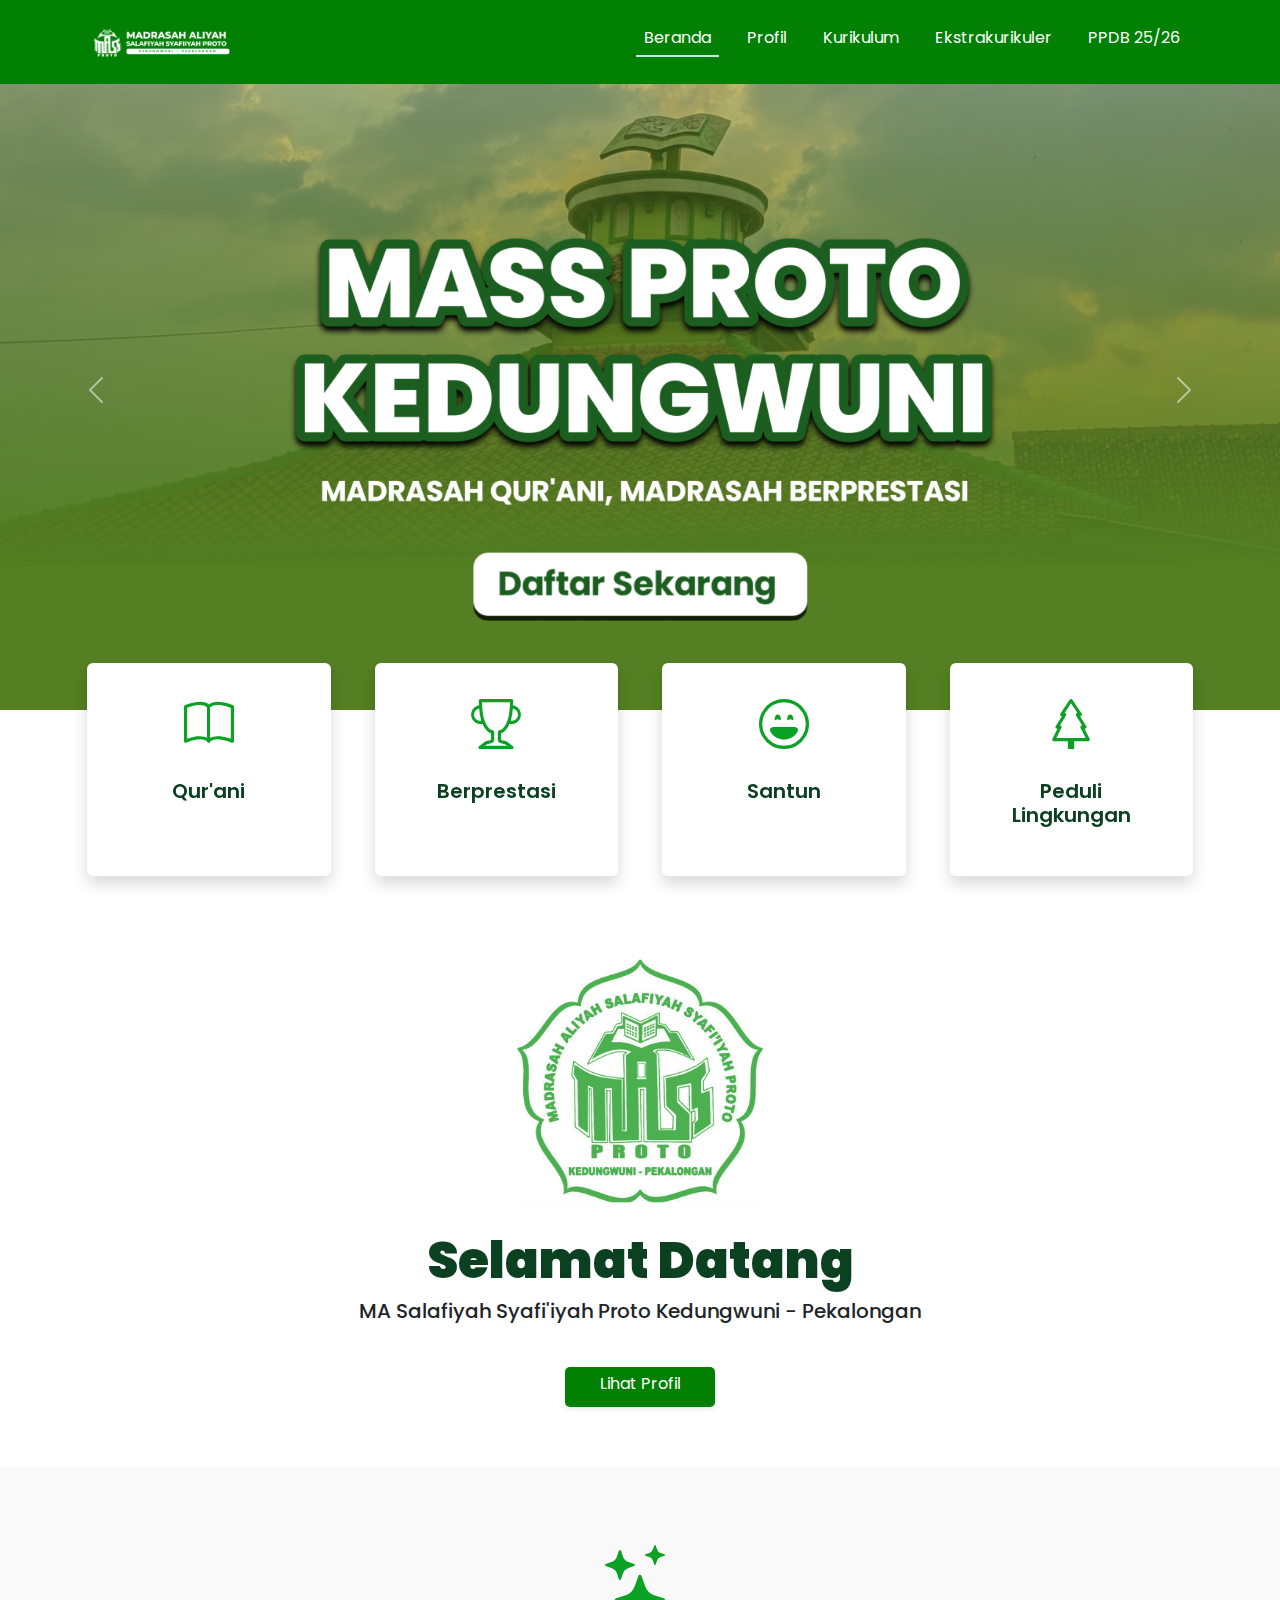
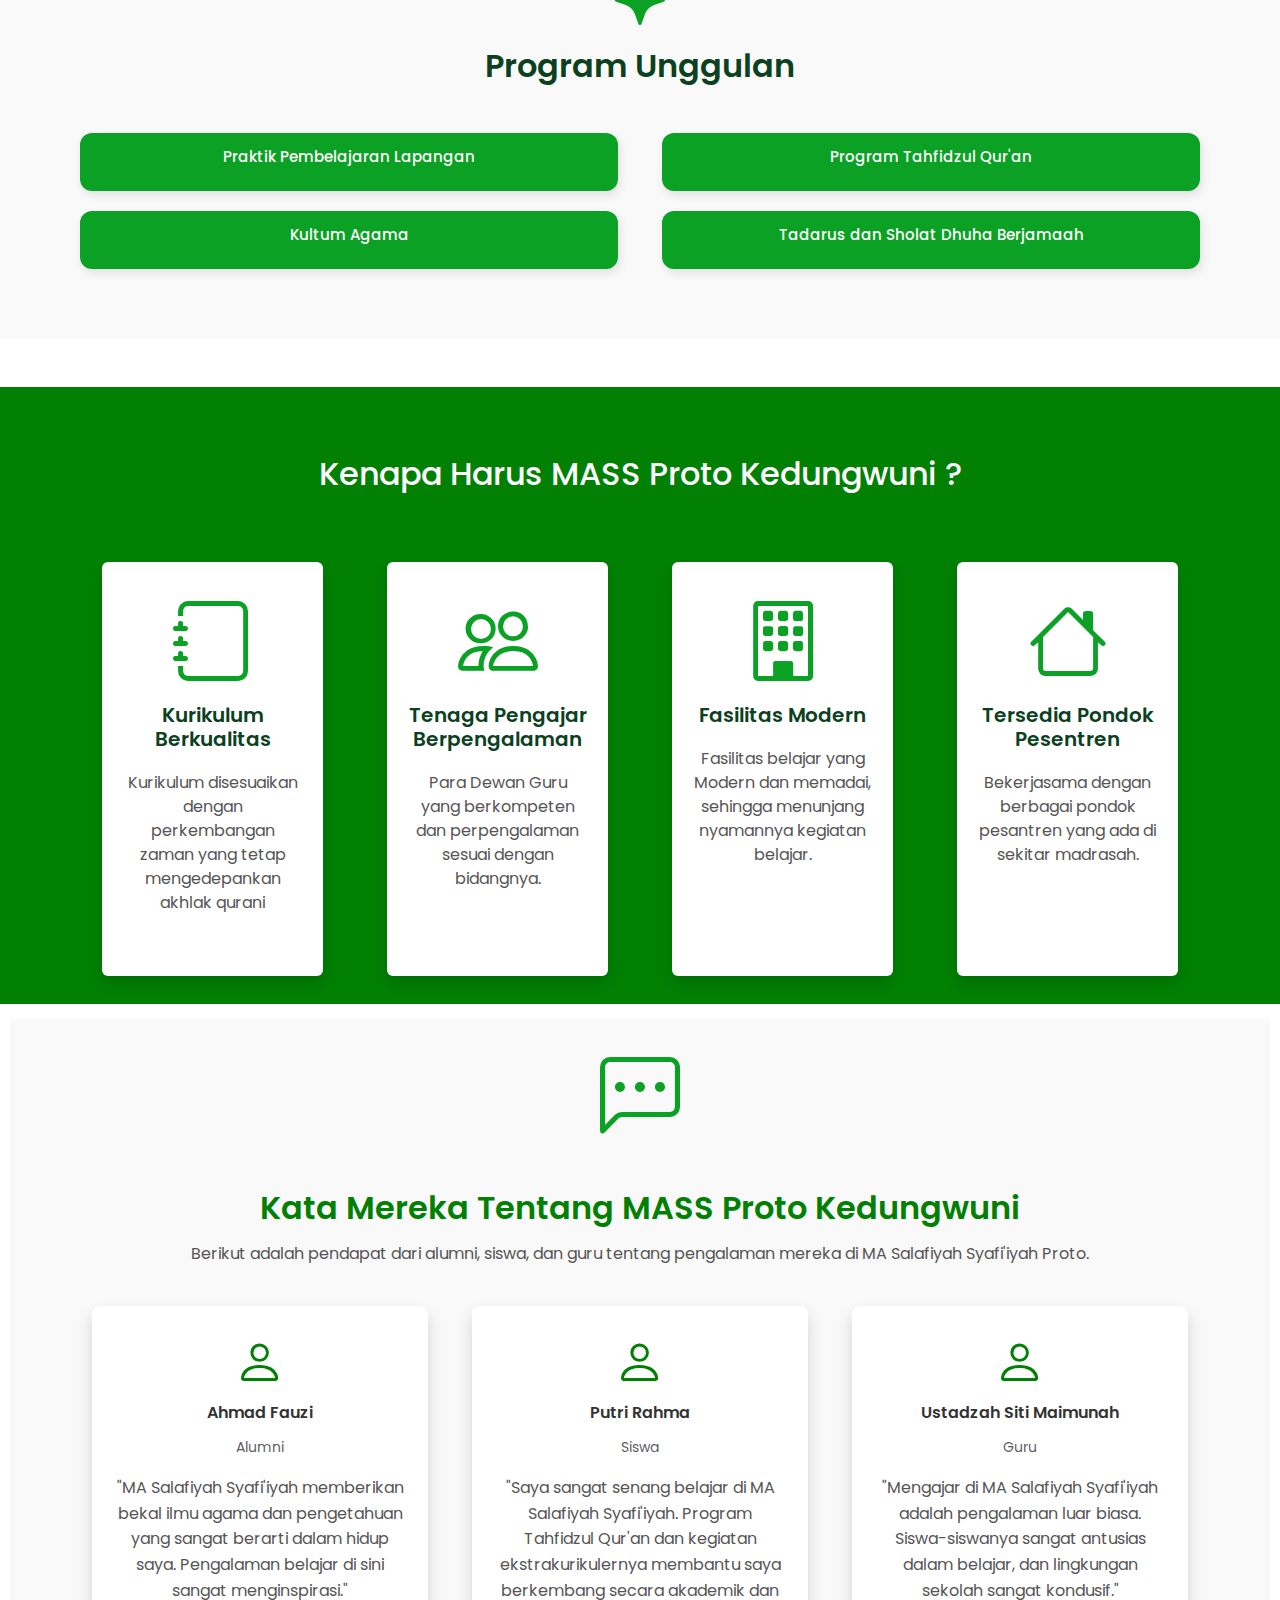
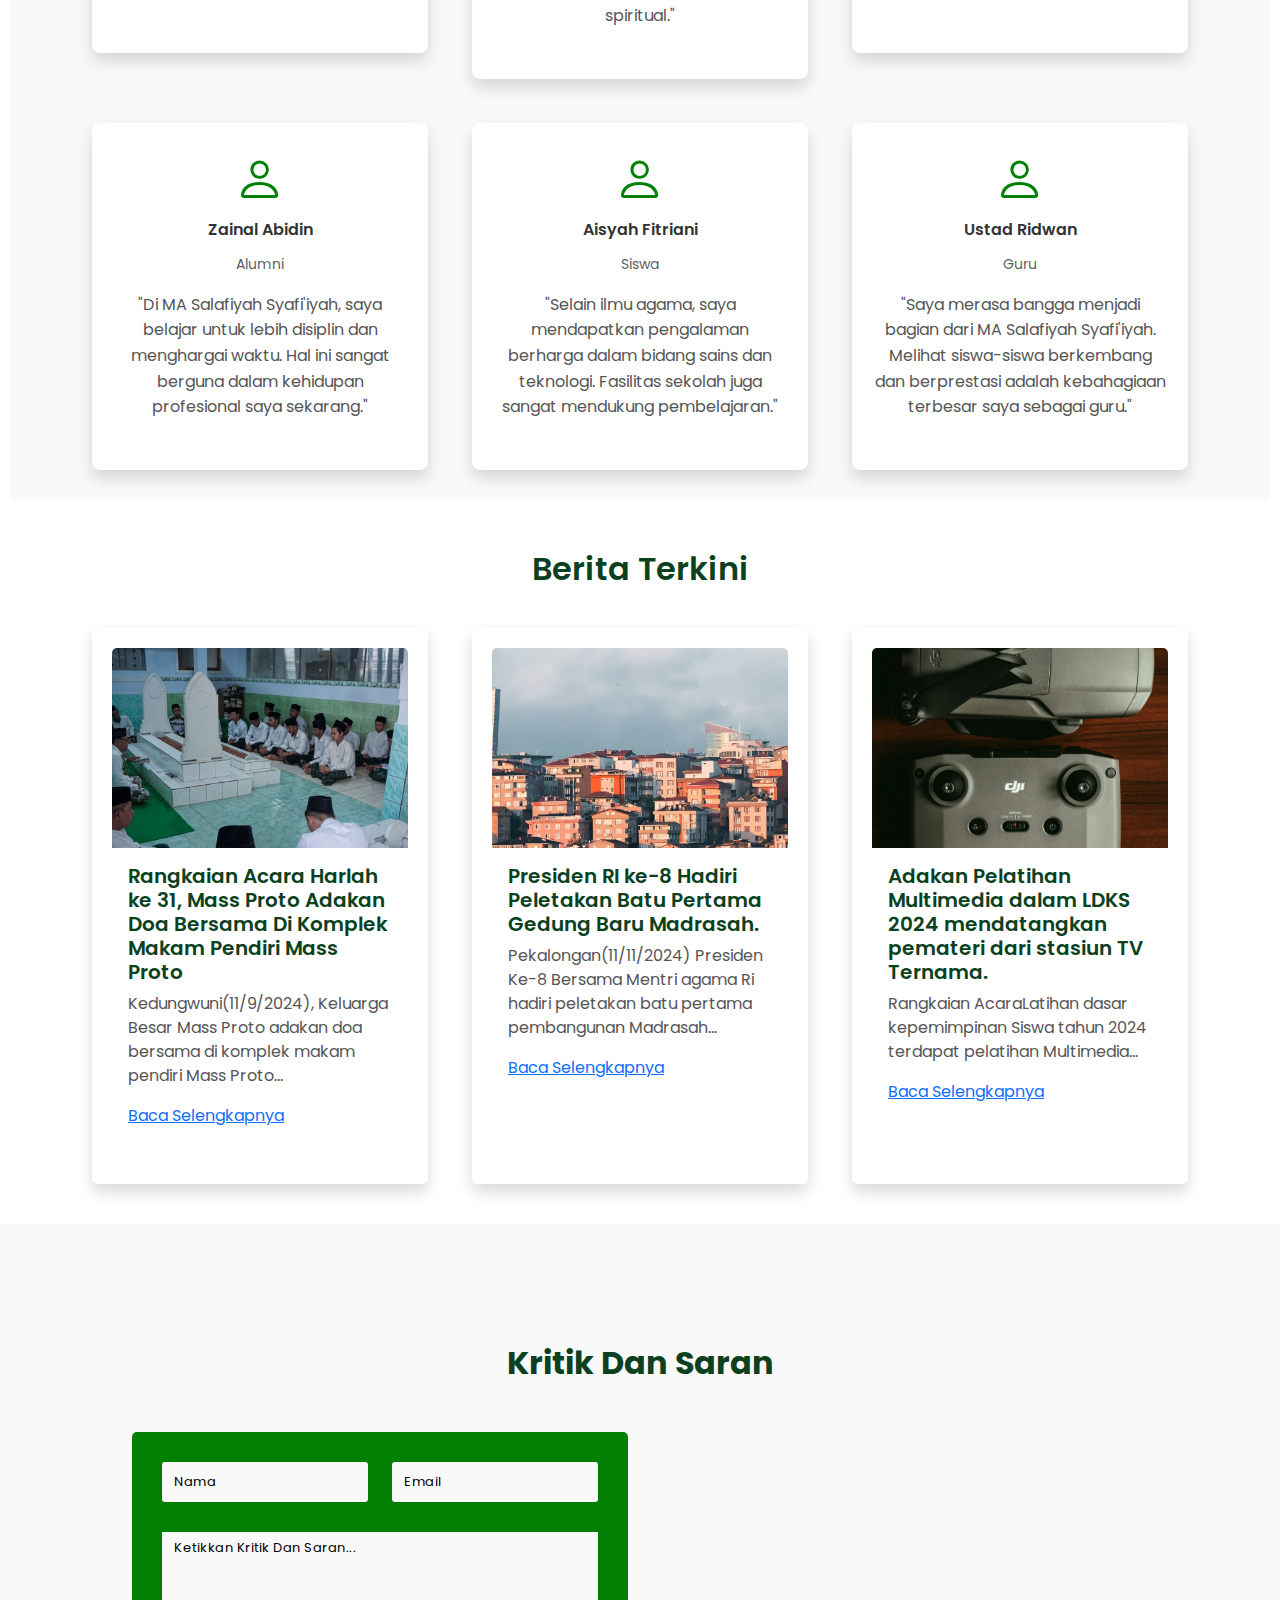
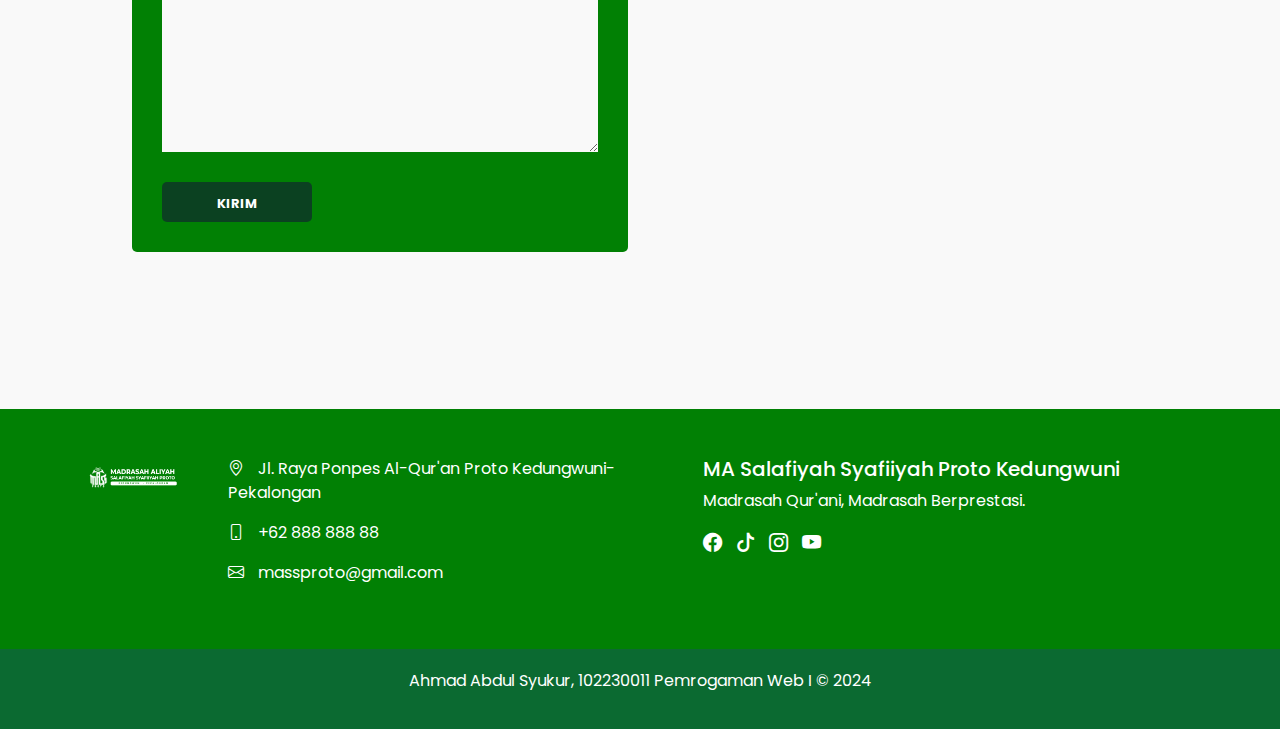
<file: index.html>
<!doctype html>
<html lang="en">
  <head>
    <meta charset="utf-8">
    <meta name="viewport" content="width=device-width, initial-scale=1">
    <title>Official  Website - MASS Proto Kedungwuni</title>
    <link href="https://cdn.jsdelivr.net/npm/bootstrap@5.3.3/dist/css/bootstrap.min.css" rel="stylesheet" integrity="sha384-QWTKZyjpPEjISv5WaRU9OFeRpok6YctnYmDr5pNlyT2bRjXh0JMhjY6hW+ALEwIH" crossorigin="anonymous">
    <link rel="stylesheet" href="asset/styles/styles.css">
    <link href="https://fonts.googleapis.com/css2?family=Poppins:wght@300;400;600&display=swap" rel="stylesheet">
    <link rel="stylesheet" href="https://cdn.jsdelivr.net/npm/bootstrap-icons@1.11.3/font/bootstrap-icons.min.css">
  </head>
  <body>
    <div>
        <!--awal navbar-->
      <div class="navbaritem">
        <nav class="navbar navbar-expand-lg fixed-top">
          <div class="container">
            <img src="asset/img/Logo Landscape.png" alt="Logo" height="55" class="d-inline-block align-text-top me-3">
            <button class="navbar-toggler" type="button" data-bs-toggle="collapse" data-bs-target="#navbarSupportedContent" aria-controls="navbarSupportedContent" aria-expanded="false" aria-label="Toggle navigation" style="color: white;">
              <span class="navbar-toggler-icon"></span>
            </button>
            <div class="collapse navbar-collapse" id="navbarSupportedContent">
              <ul class="navbar-nav ms-auto mb-2 ">
                <li class="nav-item">
                  <a class="nav-link active" aria-current="page" href="#">Beranda</a>
                </li>
                <li class="nav-item">
                  <a class="nav-link" href="profil.html">Profil</a>
                </li>
                <li class="nav-item">
                  <a class="nav-link" href="kurikulum.html">
                    Kurikulum
                  </a>
                </li>
                <li class="nav-item">
                  <a class="nav-link" href="ekskul.html">Ekstrakurikuler</a>
                </li>
                <li class="nav-item">
                  <a class="nav-link" href="ppdb.html">PPDB 25/26</a>
                </li>
              </ul>
            </div>
          </div>
        </nav>
      </div>
      <!--akhir navbar-->
      <!--awal konten 1 slide ppdb-->
          <div>
            <div id="carouselExampleCaptions" class="carousel" data-bs-ride="carousel">
              <div class="carousel-inner">
                <div class="carousel-item active" data-bs-interval="5000">
                  <a href="ppdb.html"><img src="asset/img/slide1.jpg" class="d-block w-100" alt="..."></a>
                  <div class="carousel-caption d-none d-md-block">
                  </div>
                </div>
                <div class="carousel-item" data-bs-interval="3000">
                  <a href="ppdb.html"><img src="asset/img/slide2.jpg" class="d-block w-100" alt="..."></a>
                  <div class="carousel-caption d-none d-md-block">
                </div>
                </div>
                <div class="carousel-item" data-bs-interval="3000">
                  <a href="ppdb.html"><img src="asset/img/Slide3.jpg" class="d-block w-100" alt="..."></a>
                  <div class="carousel-caption d-none d-md-block">
                </div>
                </div>
              </div>
              <button class="carousel-control-prev" type="button" data-bs-target="#carouselExampleCaptions" data-bs-slide="prev">
                <span class="carousel-control-prev-icon" aria-hidden="true"></span>
                <span class="visually-hidden">Previous</span>
              </button>
              <button class="carousel-control-next" type="button" data-bs-target="#carouselExampleCaptions" data-bs-slide="next">
                <span class="carousel-control-next-icon" aria-hidden="true"></span>
                <span class="visually-hidden">Next</span>
              </button>
            </div>
          </div>
          <!--akhir konten 1-->
            <!--Awal konten 3 card garis besar sekolah-->
    <div class="konten-3">
<section class="container my-5">
  <div class="row justify-content-center">
    <div class="col-md-4">
      <div class="card shadow h-100">
        <i class="bi bi-book"></i>
        <div class="card-body">
          <h3 class="card-title">Qur'ani</h3>
        </div>
      </div>
    </div>
    <div class="col-md-4">
      <div class="card shadow h-100">
        <i class="bi bi-trophy"></i>
        <div class="card-body">
          <h3 class="card-title">Berprestasi</h3>
        </div>
      </div>
    </div>
    <div class="col-md-4">
      <div class="card shadow h-100">
        <i class="bi bi-emoji-laughing"></i>
        <div class="card-body">
          <h3 class="card-title">Santun</h3>
        </div>
      </div>
    </div>
    <div class="col-md-4">
      <div class="card shadow h-100">
        <i class="bi bi-tree"></i>
        <div class="card-body">
          <h3 class="card-title">Peduli Lingkungan</h3>
        </div>
      </div>
    </div>
  </div>
</section>
</div>
<!--Akhir Konten 3-->
 <!--awal konten 2 text menuju profil-->
 <div class="konten-2">
  <div class=" text-center">
    <img src="asset/img/logo.png" alt="">
    <h2>Selamat Datang</h2>
    <h3 style="margin-bottom: 20px;">MA Salafiyah Syafi'iyah Proto Kedungwuni - Pekalongan</h3><br>
    <a href="profil.html" class="tombol">Lihat Profil</a>
  </div>
  </div>
  <!--Akhir konten 2-->
<!--Awal Konten 4-->
<div class="konten-4">
<section class="section why-us mb-5" data-section="section2">
  <div class="container-progam">
    <div class="row">
      <div class="col-md-12">
        <div class="section-heading">
          <i class="bi bi-stars"></i>
          <h2>Program Unggulan</h2>
        </div>
      </div>
      <div class="col-md-12">
        <div id="tabs">
          <section class="tabs-content row">
            <article id="tabs-1" class="col-md-6">
              <div class="list-hide">
                <h4>Praktik Pembelajaran Lapangan</h4>
                <p>Progam Pengabdian Masyarakat berupa praktik pembelajaran lapangan, dimana para siswa/i diterjunkan langsung ke masyarakat untuk mengamalkan ilmunya yang sudah di dapatkan di MAdrasah.</p>
              </div>
            </article>
            <article id="tabs-2" class="col-md-6">
              <div class="list-hide">
                <h4>Program Tahfidzul Qur'an</h4>
                <p>Program Tahfidzul Qur'an adalah progam menghafal Al-qur'an untuk siswa siswinya dengan metode yang sudah disesuaikan agar siswa siswi bisa menyelesaikan hafalannya dalam kurun waktu 3 tahun.</p>
              </div>
            </article>
            <article id="tabs-3" class="col-md-6">
              <div class="list-hide">
                <h4>Kultum Agama</h4>
                <p>Progam harian bergilir yang dilakukan siswa siswi Mass Proto  Setelah  melaksanakan Sholat Dhuha dan sholat dzuhur berjamaah, siswa siswi diminta menyampaikan kultum/ceramah Agama.</p>
              </div>
            </article>
            <article id="tabs-4" class="col-md-6">
              <div class="list-hide">
                <h4>Tadarus dan Sholat Dhuha Berjamaah</h4>
                <p>Progam Pembiasaan Pagi Hari sebelum Melaksanakan kegiatan pembelajaran berlangsung.</p>
              </div>
            </article>
          </section>
        </div>
      </div>
    </div>
  </div>
</section>
</div>
<!--Akhir Konten 4-->
      <!--Awal Konten 5 alasan -->
          <div class="konten-5">
            <section class="py-5">
              <div class="container text-center">
                <h2>Kenapa Harus MASS Proto Kedungwuni ?</h2>
                <div class="row g-4 mt-4">
                  <div class="col-md-3">
                    <div class="card shadow h-100">
                      <div class="card-body">
                        <i class="bi bi-journal"></i>
                        <h5 class="card-title">Kurikulum Berkualitas</h5>
                        <p class="card-text">Kurikulum disesuaikan dengan perkembangan zaman yang tetap mengedepankan akhlak qurani</p>
                      </div>
                    </div>
                  </div>
                  <div class="col-md-3">
                    <div class="card shadow h-100">
                      <div class="card-body">
                        <i class="bi bi-people"></i>
                        <h5 class="card-title">Tenaga Pengajar Berpengalaman</h5>
                        <p class="card-text">Para Dewan Guru yang berkompeten dan perpengalaman sesuai dengan bidangnya.</p>
                      </div>
                    </div>
                  </div>
                  <div class="col-md-3">
                    <div class="card shadow h-100">
                      <div class="card-body">
                        <i class="bi bi-building"></i>
                        <h5 class="card-title">Fasilitas Modern</h5>
                        <p class="card-text">Fasilitas belajar yang Modern dan memadai, sehingga menunjang nyamannya kegiatan belajar.</p>
                      </div>
                    </div>
                  </div>
                  <div class="col-md-3">
                    <div class="card shadow h-100">
                      <div class="card-body">
                        <i class="bi bi-house"></i>
                        <h5 class="card-title">Tersedia Pondok Pesentren</h5>
                        <p class="card-text">Bekerjasama dengan berbagai pondok pesantren yang ada di sekitar madrasah.</p>
                      </div>
                    </div>
                  </div>
                </div>
              </div>
            </section>
          </div>
          <!--Akhir konten 5-->
        <!-- Awal Konten 6 Testimoni -->
<div class="konten-6">
  <div class="container">
    <i class="bi bi-chat-left-dots"></i>
    <h2 class="text-center">Kata Mereka Tentang MASS Proto Kedungwuni</h2>
    <p class="text-center">Berikut adalah pendapat dari alumni, siswa, dan guru tentang pengalaman mereka di MA Salafiyah Syafi'iyah Proto.</p>
    <div class="row">
      <!-- Testimoni 1: Alumni -->
      <div class="col-md-4">
        <div class="testimonial-card shadow">
          <div class="testimonial-icon">
            <i class="bi bi-person"></i>
          </div>
          <div class="testimonial-name">Ahmad Fauzi</div>
          <small class="text-muted">Alumni</small>
          <p class="testimonial-text mt-3">"MA Salafiyah Syafi'iyah memberikan bekal ilmu agama dan pengetahuan yang sangat berarti dalam hidup saya. Pengalaman belajar di sini sangat menginspirasi."</p>
        </div>
      </div>
      <!-- Testimoni 2: Siswa -->
      <div class="col-md-4">
        <div class="testimonial-card shadow">
          <div class="testimonial-icon">
            <i class="bi bi-person"></i>
          </div>
          <div class="testimonial-name">Putri Rahma</div>
          <small class="text-muted">Siswa</small>
          <p class="testimonial-text mt-3">"Saya sangat senang belajar di MA Salafiyah Syafi'iyah. Program Tahfidzul Qur'an dan kegiatan ekstrakurikulernya membantu saya berkembang secara akademik dan spiritual."</p>
        </div>
      </div>
      <!-- Testimoni 3: Guru -->
      <div class="col-md-4">
        <div class="testimonial-card shadow">
          <div class="testimonial-icon">
            <i class="bi bi-person"></i>
          </div>
          <div class="testimonial-name">Ustadzah Siti Maimunah</div>
          <small class="text-muted">Guru</small>
          <p class="testimonial-text mt-3">"Mengajar di MA Salafiyah Syafi'iyah adalah pengalaman luar biasa. Siswa-siswanya sangat antusias dalam belajar, dan lingkungan sekolah sangat kondusif."</p>
        </div>
      </div>
    </div>
    <div class="row mt-4">
      <!-- Testimoni 4: Alumni -->
      <div class="col-md-4">
        <div class="testimonial-card shadow">
          <div class="testimonial-icon">
            <i class="bi bi-person"></i>
          </div>
          <div class="testimonial-name">Zainal Abidin</div>
          <small class="text-muted">Alumni</small>
          <p class="testimonial-text mt-3">"Di MA Salafiyah Syafi'iyah, saya belajar untuk lebih disiplin dan menghargai waktu. Hal ini sangat berguna dalam kehidupan profesional saya sekarang."</p>
        </div>
      </div>
      <!-- Testimoni 5: Siswa -->
      <div class="col-md-4">
        <div class="testimonial-card shadow">
          <div class="testimonial-icon">
            <i class="bi bi-person"></i>
          </div>
          <div class="testimonial-name">Aisyah Fitriani</div>
          <small class="text-muted">Siswa</small>
          <p class="testimonial-text mt-3">"Selain ilmu agama, saya mendapatkan pengalaman berharga dalam bidang sains dan teknologi. Fasilitas sekolah juga sangat mendukung pembelajaran."</p>
        </div>
      </div>
      <!-- Testimoni 6: Guru -->
      <div class="col-md-4">
        <div class="testimonial-card shadow">
          <div class="testimonial-icon">
            <i class="bi bi-person"></i>
          </div>
          <div class="testimonial-name">Ustad Ridwan</div>
          <small class="text-muted">Guru</small>
          <p class="testimonial-text mt-3">"Saya merasa bangga menjadi bagian dari MA Salafiyah Syafi'iyah. Melihat siswa-siswa berkembang dan berprestasi adalah kebahagiaan terbesar saya sebagai guru."</p>
        </div>
      </div>
    </div>
  </div>
</div>
<!-- Akhir Konten 6 Testimoni -->
 <!-- Awal Konten 7 Berita Terkini -->
<div class="konten-7">
  <section class="container my-5">
      <h2 class="text-center">Berita Terkini</h2>
      <div class="row justify-content-center">
          <div class="col-md-4">
              <div class="card shadow h-100 berita-card">
                  <img src="asset/img/card1.jpg" class="card-img-top" alt="Berita 1">
                  <div class="card-body">
                      <h5 class="card-title">Rangkaian Acara Harlah ke 31, Mass Proto Adakan Doa Bersama Di Komplek Makam Pendiri Mass Proto</h5>
                      <p class="card-text">Kedungwuni(11/9/2024), Keluarga Besar Mass Proto adakan doa bersama di komplek makam pendiri Mass Proto...</p>
                      <a href="#" >Baca Selengkapnya</a>
                  </div>
              </div>
          </div>
          <div class="col-md-4">
              <div class="card shadow h-100 berita-card">
                  <img src="asset/img/slides1.jpg" class="card-img-top" alt="Berita 2">
                  <div class="card-body">
                      <h5 class="card-title">Presiden RI ke-8 Hadiri Peletakan Batu Pertama Gedung Baru Madrasah.</h5>
                      <p class="card-text">Pekalongan(11/11/2024) Presiden Ke-8 Bersama Mentri agama Ri hadiri peletakan batu pertama pembangunan Madrasah...</p>
                      <a href="#">Baca Selengkapnya</a>
                  </div>
              </div>
          </div>
          <div class="col-md-4">
              <div class="card shadow h-100 berita-card">
                  <img src="asset/img/kushal-medhi-2BoXRdDy0bo-unsplash.jpg" class="card-img-top" alt="Berita 3">
                     <div class="card-body">
                      <h5 class="card-title">Adakan Pelatihan Multimedia dalam LDKS 2024 mendatangkan pemateri dari stasiun TV Ternama. </h5>
                      <p class="card-text">Rangkaian AcaraLatihan dasar kepemimpinan Siswa tahun 2024 terdapat pelatihan Multimedia...</p>
                      <a href="#">Baca Selengkapnya</a>
                  </div>
              </div>
          </div>
      </div>
  </section>
</div>
<section class="section contact" data-section="section6">
  <div class="container">
    <div class="row">
      <div class="col-md-12">
        <div class="section-heading">
          <h2>Kritik Dan Saran</h2>
        </div>
      </div>
      <div class="col-md-6">          
        <form id="contact" action="" method="post">
          <div class="row">
            <div class="col-md-6">
                <fieldset>
                  <input name="name" type="text" class="form-control" id="name" placeholder="Nama" required="">
                </fieldset>
              </div>
              <div class="col-md-6">
                <fieldset>
                  <input name="email" type="text" class="form-control" id="email" placeholder="Email" required="">
                </fieldset>
              </div>
            <div class="col-md-12">
              <fieldset>
                <textarea name="message" rows="6" class="form-control" id="message" placeholder="Ketikkan Kritik Dan Saran..." required=""></textarea>
              </fieldset>
            </div>
            <div class="col-md-12">
              <fieldset>
                <button type="submit" id="form-submit" class="tombol" data-bs-toggle="modal" data-bs-target="#confirmationModal">Kirim</button>
              </fieldset>
            </div>
          </div>
        </form>
      </div>
      <div class="col-md-6">
        <div id="map">
          <iframe src="https://www.google.com/maps/embed?pb=!1m14!1m8!1m3!1d500.2008350272721!2d109.665386!3d-6.967617!3m2!1i1024!2i768!4f13.1!3m3!1m2!1s0x2e7023d54a607323%3A0x8192187ff210c262!2sMA%20Salafiyah%20Syafiiyah%20Proto!5e1!3m2!1sen!2sid!4v1730649558585!5m2!1sen!2sid" width="600" height="450" style="border:0;" allowfullscreen="" loading="lazy" referrerpolicy="no-referrer-when-downgrade"></iframe>
        </div>
      </div>
    </div>
  </div>
</section>

<!-- Modal -->
<div class="modal fade" id="confirmationModal" tabindex="-1" aria-labelledby="confirmationModalLabel" aria-hidden="true">
  <div class="modal-dialog">
      <div class="modal-content">
          <div class="modal-header">
              <h5 class="modal-title" id="confirmationModalLabel">Konfirmasi Kritik Dan Saran</h5>
              <button type="button" class="btn-close" data-bs-dismiss="modal" aria-label="Close"></button>
          </div>
          <div class="modal-body">
              Apakah Anda yakin ingin mengirimkan kritik dan saran ini?
          </div>
          <div class="modal-footer">
              <button type="button" class="btn-secondary tombol " style="background-color: gray;" data-bs-dismiss="modal">Batal</button>
              <button type="button" class="tombol" id="confirmSubmit">Kirim</button>
          </div>
      </div>
  </div>
</div>

<!-- Back to Top Button -->
<button id="backToTop" class="btn btn-secondary" style="display: none; position: fixed; bottom: 20px; right: 20px; z-index: 1000;">
  <i class="bi bi-arrow-up-circle-fill"></i>
</button>
<!-- Akhir Konten 7 -->
          <!--Awal footer-->
          <footer class="footer">
            <div class="container">
                <div class="row">
                  <img src="asset/img/Logo Landscape.png" alt="Logo" width="300px" class="d-inline-block align-text-top me-3">
                    <div class="col-md-5 d-flex flex-column">
                        <div class="mb-3 icon-text">
                          <i class="bi bi-geo-alt"></i>
                            <span>Jl. Raya Ponpes Al-Qur'an Proto Kedungwuni-Pekalongan</span>
                        </div>
                        <div class="mb-3 icon-text">
                          <i class="bi bi-phone"></i>
                            <span>+62 888 888 88</span>
                        </div>
                        <div class="mb-3 icon-text">
                          <i class="bi bi-envelope"></i>
                            <a href="mailto:massproto@gmail.com">massproto@gmail.com</a>
                        </div>
                    </div>
                    <div class="col-md-5">
                      <h5>MA Salafiyah Syafiiyah Proto Kedungwuni</h5>
                      <p>Madrasah Qur'ani, Madrasah Berprestasi.</p>
                      <div class="social-icons">
                        <a href="https://www.facebook.com"><i class="bi bi-facebook"></i></a>
                        <a href="https://www.tiktok.com/@sgbmassproto?is_from_webapp=1&sender_device=pc"><i class="bi bi-tiktok"></i></a>
                        <a href="https://www.instagram.com/massproto.official"><i class="bi bi-instagram"></i></a>
                        <a href="https://youtube.com/@massproto1993?si=CHDVrM2hTlP74wpA"><i class="bi bi-youtube"></i></a>
                    </div>
                    </div>
                </div>
            </div> 
          </footer>
          <div class="copyright">
            <p>Ahmad Abdul Syukur, 102230011 Pemrogaman Web I &copy; 2024</p>
            </div>
        <!--Akhir footer-->
    </div>
    <script>
      // Menampilkan tombol ketika scroll ke bawah
      window.onscroll = function() {
          const button = document.getElementById("backToTop");
          if (document.body.scrollTop > 200 || document.documentElement.scrollTop > 200) {
              button.style.display = "block";
          } else {
              button.style.display = "none";
          }
      };
  
      // Fungsi untuk scroll ke atas
      document.getElementById("backToTop").onclick = function() {
          window.scrollTo({top: 0, behavior: 'smooth'});
      };
  </script>
    <script src="https://cdn.jsdelivr.net/npm/bootstrap@5.3.3/dist/js/bootstrap.bundle.min.js" integrity="sha384-YvpcrYf0tY3lHB60NNkmXc5s9fDVZLESaAA55NDzOxhy9GkcIdslK1eN7N6jIeHz" crossorigin="anonymous"></script>
  </body>
</html>
</file>
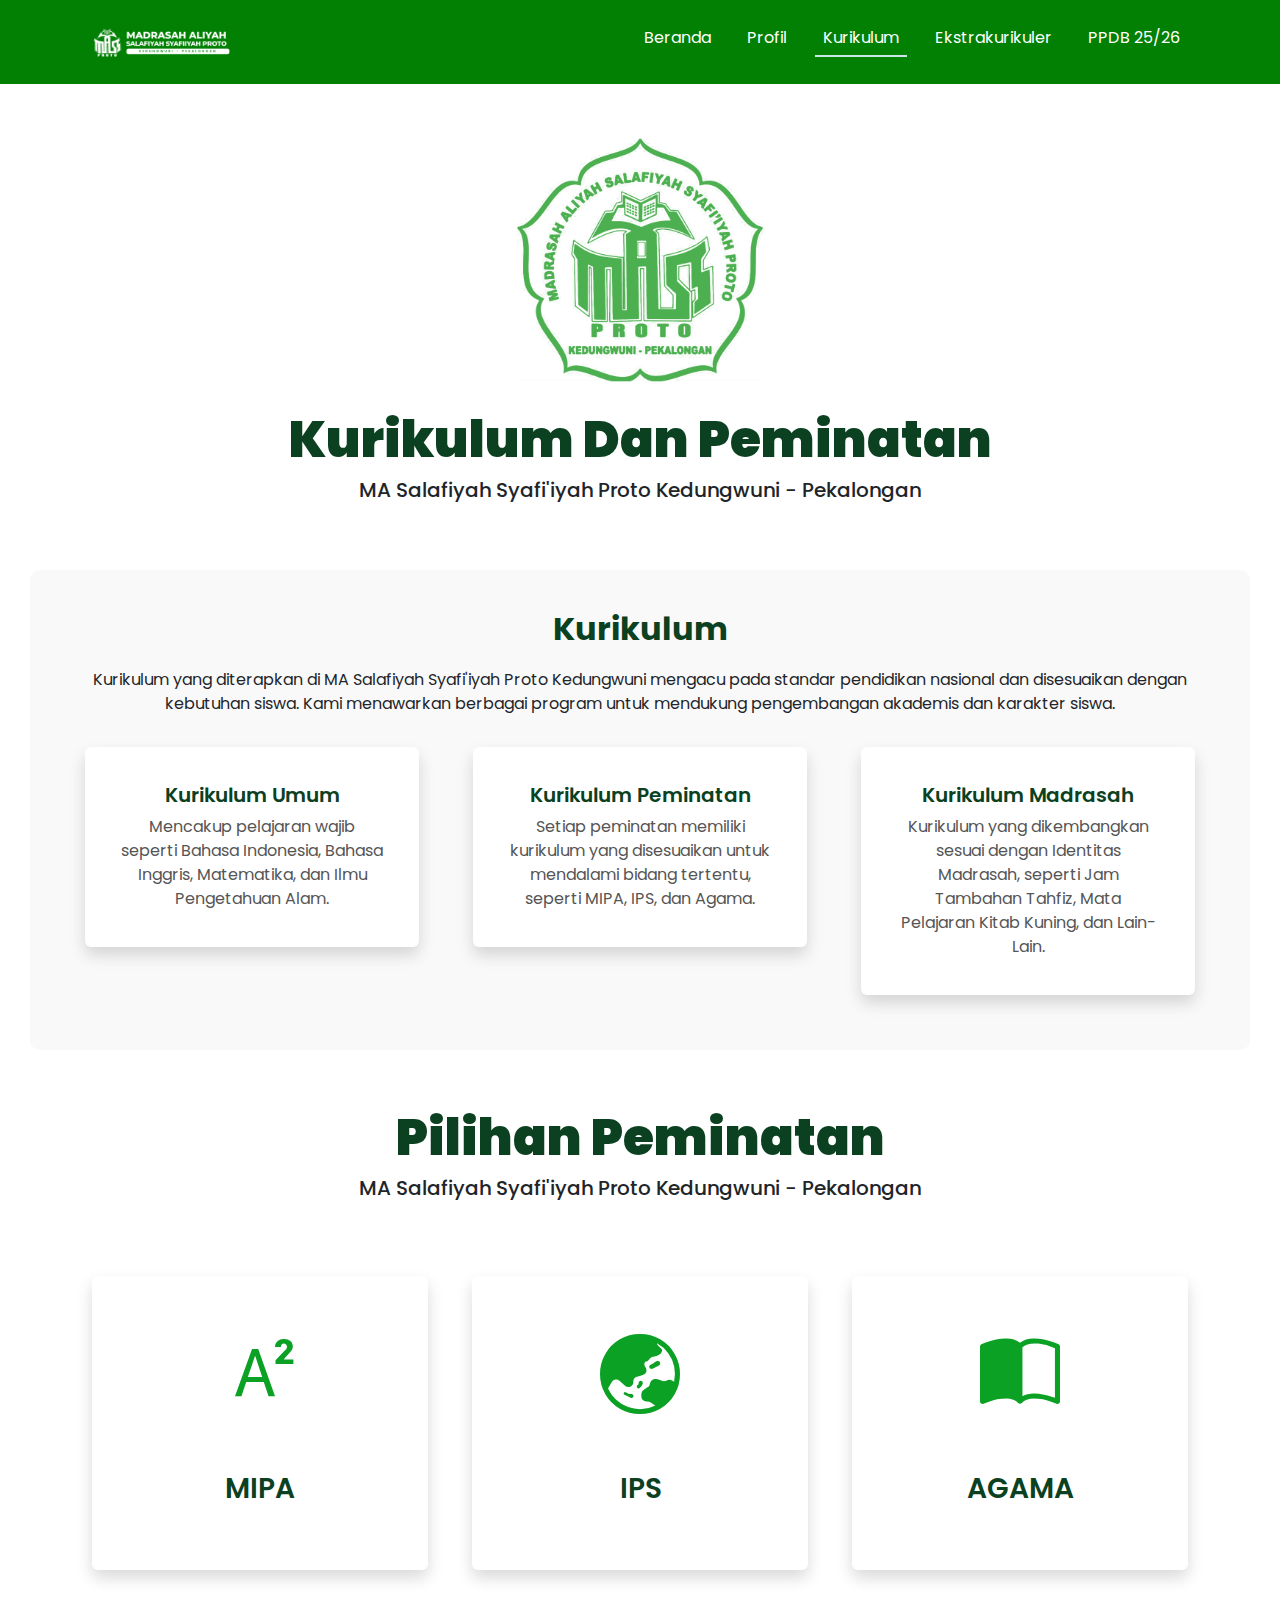
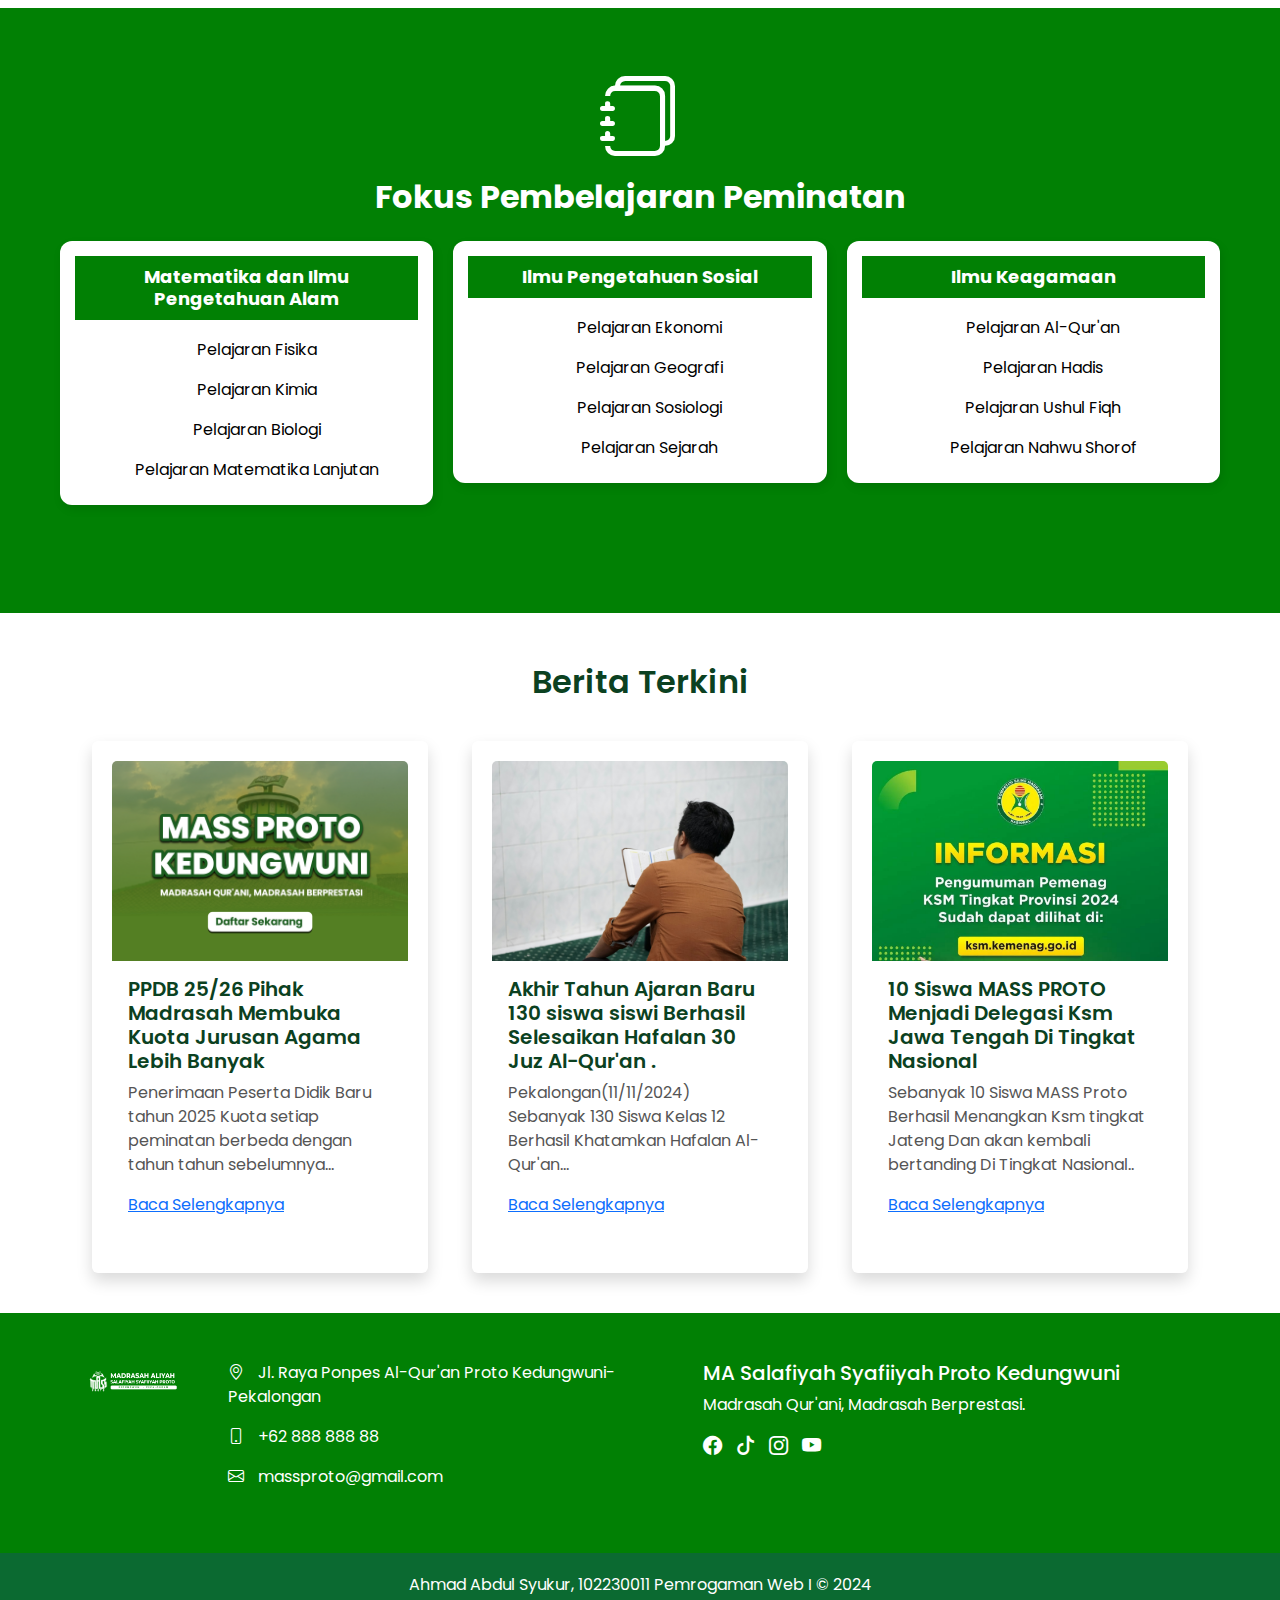
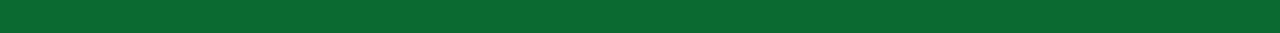
<file: kurikulum.html>
<!doctype html>
<html lang="en">
<head>
    <meta charset="utf-8">
    <meta name="viewport" content="width=device-width, initial-scale=1">
    <title>Official Website - MASS Proto Kedungwuni</title>
    <link href="https://cdn.jsdelivr.net/npm/bootstrap@5.3.3/dist/css/bootstrap.min.css" rel="stylesheet">
    <link rel="stylesheet" href="asset/styles/styles.css">
    <link href="https://fonts.googleapis.com/css2?family=Poppins:wght@300;400;600&display=swap" rel="stylesheet">
    <link rel="stylesheet" href="https://cdn.jsdelivr.net/npm/bootstrap-icons@1.11.3/font/bootstrap-icons.min.css">
</head>
<body>
    <div>
        <!-- Navbar -->
        <div class="navbaritem">
            <nav class="navbar navbar-expand-lg fixed-top">
                <div class="container">
                    <img src="asset/img/Logo Landscape.png" alt="Logo" height="55" class="d-inline-block align-text-top me-3">
                    <button class="navbar-toggler" type="button" data-bs-toggle="collapse" data-bs-target="#navbarSupportedContent">
                        <span class="navbar-toggler-icon"></span>
                    </button>
                    <div class="collapse navbar-collapse" id="navbarSupportedContent">
                        <ul class="navbar-nav ms-auto mb-2">
                            <li class="nav-item"><a class="nav-link" href="index.html">Beranda</a></li>
                            <li class="nav-item"><a class="nav-link" href="profil.html">Profil</a></li>
                            <li class="nav-item"><a class="nav-link active" href="kurikulum.html">Kurikulum</a></li>
                            <li class="nav-item"><a class="nav-link" href="ekskul.html">Ekstrakurikuler</a></li>
                            <li class="nav-item"><a class="nav-link" href="ppdb.html">PPDB 25/26</a></li>
                        </ul>
                    </div>
                </div>
            </nav>
        </div>

        <!-- Profil Section -->
        <section class="konten1-pem text-center">
            <img src="asset/img/logo.png" alt="">
            <h2>Kurikulum Dan Peminatan</h2>
            <h3>MA Salafiyah Syafi'iyah Proto Kedungwuni - Pekalongan</h3>
        </section>

        <!-- Curriculum Section -->
        <div class="konten-pem2">
            <section class="curriculum-section text-center my-5">
                <h2>Kurikulum</h2>
                <p>Kurikulum yang diterapkan di MA Salafiyah Syafi'iyah Proto Kedungwuni mengacu pada standar pendidikan nasional dan disesuaikan dengan kebutuhan siswa. Kami menawarkan berbagai program untuk mendukung pengembangan akademis dan karakter siswa.</p>
                <div class="row justify-content-center">
                    <div class="col-md-4">
                        <div class="card shadow">
                            <div class="card-body">
                                <h5 class="card-title">Kurikulum Umum</h5>
                                <p class="card-text">Mencakup pelajaran wajib seperti Bahasa Indonesia, Bahasa Inggris, Matematika, dan Ilmu Pengetahuan Alam.</p>
                            </div>
                        </div>
                    </div>
                    <div class="col-md-4">
                        <div class="card shadow">
                            <div class="card-body">
                                <h5 class="card-title">Kurikulum Peminatan</h5>
                                <p class="card-text">Setiap peminatan memiliki kurikulum yang disesuaikan untuk mendalami bidang tertentu, seperti MIPA, IPS, dan Agama.</p>
                            </div>
                        </div>
                    </div>
                    <div class="col-md-4">
                        <div class="card shadow">
                            <div class="card-body">
                                <h5 class="card-title">Kurikulum Madrasah</h5>
                                <p class="card-text">Kurikulum yang dikembangkan sesuai dengan Identitas Madrasah, seperti Jam Tambahan Tahfiz, Mata Pelajaran Kitab Kuning, dan Lain-Lain.</p>
                            </div>
                        </div>
                    </div>
                </div>
            </section>
        </div>

        <!-- Pilihan Peminatan Section -->
        <section class="konten1-profil text-center my-5">
            <h2>Pilihan Peminatan</h2>
            <h3>MA Salafiyah Syafi'iyah Proto Kedungwuni - Pekalongan</h3>
        </section>
        <div class="konten-pem1">
            <section class="container my-5">
                <div class="row justify-content-center">
                    <div class="peminatan col-md-4">
                        <a href="#ipa">
                            <div class="card shadow h-100">
                                <i class="bi bi-superscript"></i>
                                <div class="card-body">
                                    <h3 class="card-title">MIPA</h3>
                                </div>
                            </div>
                        </a>
                    </div>
                    <div class="peminatan col-md-4">
                        <a href="#ips">
                            <div class="card shadow h-100">
                                <i class="bi bi-globe-asia-australia"></i>
                                <div class="card-body">
                                    <h3 class="card-title">IPS</h3>
                                </div>
                            </div>
                        </a>
                    </div>
                    <div class="peminatan col-md-4">
                        <a href="#agama">
                            <div class="card shadow h-100">
                                <i class="bi bi-book-half"></i>
                                <div class="card-body">
                                    <h3 class="card-title">AGAMA</h3>
                                </div>
                            </div>
                        </a>
                    </div>
                </div>
            </section>
        </div>

        <!-- Mata Pelajaran Peminatan Section -->
        <div class="profil-4">
            <div class="konten-visimisi text-center my-5">
                <section class="section why-us mb-5" data-section="section2">
                    <div class="container-progam-pem">
                        <div class="row">
                            <div class="col-md-12">
                                <div class="section-heading">
                                    <i class="bi bi-journals"></i>
                                    <h2>Fokus Pembelajaran Peminatan</h2>
                                </div>
                            </div>
                            <div class="col-md-12">
                                <div id="tabs">
                                    <section class="tabs-content-pem">
                                        <article id="tabs-2" class="col-md-4">
                                            <div class="list-hide-pem">
                                                <h2>Matematika dan Ilmu Pengetahuan Alam</h2>
                                                <ul class="list-group">
                                                    <li class="list-group-item">Pelajaran Fisika</li>
                                                    <li class="list-group-item">Pelajaran Kimia</li>
                                                    <li class="list-group-item">Pelajaran Biologi</li>
                                                    <li class="list-group-item">Pelajaran Matematika Lanjutan</li>
                                                </ul>
                                            </div>
                                        </article>
                                        <article id="tabs-3" class="col-md-4">
                                            <div class="list-hide-pem">
                                                <h2>Ilmu Pengetahuan Sosial</h2>
                                                <ul class="list-group">
                                                    <li class="list-group-item">Pelajaran Ekonomi</li>
                                                    <li class="list-group-item">Pelajaran Geografi</li>
                                                    <li class="list-group-item">Pelajaran Sosiologi</li>
                                                    <li class="list-group-item">Pelajaran Sejarah</li>
                                                </ul>
                                            </div>
                                        </article>
                                        <article id="tabs-4" class="col-md-4">
                                            <div class="list-hide-pem">
                                                <h2>Ilmu Keagamaan</h2>
                                                <ul class="list-group">
                                                    <li class="list-group-item">Pelajaran Al-Qur'an</li>
                                                    <li class="list-group-item">Pelajaran Hadis</li>
                                                    <li class="list-group-item">Pelajaran Ushul Fiqh</li>
                                                    <li class="list-group-item">Pelajaran Nahwu Shorof</li>
                                                </ul>
                                            </div>
                                        </article>
                                    </section>
                                </div>
                            </div>
                        </div>
                    </div>
                </section>
            </div>
        </div>

        <div class="konten-7">
            <section class="container my-5">
                <h2 class="text-center">Berita Terkini</h2>
                <div class="row justify-content-center">
                    <div class="col-md-4">
                        <div class="card shadow h-100 berita-card">
                            <img src="asset/img/slide1.jpg" class="card-img-top" alt="Berita 1">
                            <div class="card-body">
                                <h5 class="card-title">PPDB 25/26 Pihak Madrasah Membuka Kuota Jurusan Agama Lebih Banyak</h5>
                                <p class="card-text">Penerimaan Peserta Didik Baru tahun 2025 Kuota setiap peminatan berbeda dengan tahun tahun sebelumnya...</p>
                                <a href="#" >Baca Selengkapnya</a>
                            </div>
                        </div>
                    </div>
                    <div class="col-md-4">
                        <div class="card shadow h-100 berita-card">
                            <img src="asset/img/berita-kurikulum.jpg" class="card-img-top" alt="Berita 2">
                            <div class="card-body">
                                <h5 class="card-title">Akhir Tahun Ajaran Baru 130 siswa siswi Berhasil Selesaikan Hafalan 30 Juz Al-Qur'an .</h5>
                                <p class="card-text">Pekalongan(11/11/2024) Sebanyak 130 Siswa Kelas 12 Berhasil Khatamkan Hafalan Al-Qur'an...</p>
                                <a href="#">Baca Selengkapnya</a>
                            </div>
                        </div>
                    </div>
                    <div class="col-md-4">
                        <div class="card shadow h-100 berita-card">
                            <img src="asset/img/berita-kurikulum2.jpg" class="card-img-top" alt="Berita 3">
                               <div class="card-body">
                                <h5 class="card-title">10 Siswa MASS PROTO Menjadi Delegasi Ksm Jawa Tengah Di Tingkat Nasional </h5>
                                <p class="card-text">Sebanyak 10 Siswa MASS Proto Berhasil Menangkan Ksm tingkat Jateng Dan akan kembali bertanding Di Tingkat Nasional..</p>
                                <a href="#">Baca Selengkapnya</a>
                            </div>
                        </div>
                    </div>
                </div>
            </section>
          </div>

        
<!-- Back to Top Button -->
<button id="backToTop" class="btn btn-secondary" style="display: none; position: fixed; bottom: 20px; right: 20px; z-index: 1000;">
    <i class="bi bi-arrow-up-circle-fill"></i>
  </button>
  <!-- Akhir Konten 7 -->
            <!--Awal footer-->
            <footer class="footer">
                <div class="container">
                    <div class="row">
                      <img src="asset/img/Logo Landscape.png" alt="Logo" width="300px" class="d-inline-block align-text-top me-3">
                        <div class="col-md-5 d-flex flex-column">
                            <div class="mb-3 icon-text">
                              <i class="bi bi-geo-alt"></i>
                                <span>Jl. Raya Ponpes Al-Qur'an Proto Kedungwuni-Pekalongan</span>
                            </div>
                            <div class="mb-3 icon-text">
                              <i class="bi bi-phone"></i>
                                <span>+62 888 888 88</span>
                            </div>
                            <div class="mb-3 icon-text">
                              <i class="bi bi-envelope"></i>
                                <a href="mailto:massproto@gmail.com">massproto@gmail.com</a>
                            </div>
                        </div>
                        <div class="col-md-5">
                            <h5>MA Salafiyah Syafiiyah Proto Kedungwuni</h5>
                            <p>Madrasah Qur'ani, Madrasah Berprestasi.</p>
                            <div class="social-icons">
                              <a href="https://www.facebook.com"><i class="bi bi-facebook"></i></a>
                              <a href="https://www.tiktok.com/@sgbmassproto?is_from_webapp=1&sender_device=pc"><i class="bi bi-tiktok"></i></a>
                              <a href="https://www.instagram.com/massproto.official"><i class="bi bi-instagram"></i></a>
                              <a href="https://youtube.com/@massproto1993?si=CHDVrM2hTlP74wpA"><i class="bi bi-youtube"></i></a>
                          </div>
                        </div>
                    </div>
                </div> 
              </footer>
              <div class="copyright">
                <p>Ahmad Abdul Syukur, 102230011 Pemrogaman Web I &copy; 2024</p>
                </div>
          <!--Akhir footer-->
      </div>
      <script>
        // Menampilkan tombol ketika scroll ke bawah
        window.onscroll = function() {
            const button = document.getElementById("backToTop");
            if (document.body.scrollTop > 200 || document.documentElement.scrollTop > 200) {
                button.style.display = "block";
            } else {
                button.style.display = "none";
            }
        };
    
        // Fungsi untuk scroll ke atas
        document.getElementById("backToTop").onclick = function() {
            window.scrollTo({top: 0, behavior: 'smooth'});
        };
    </script>
      <script src="https://cdn.jsdelivr.net/npm/bootstrap@5.3.3/dist/js/bootstrap.bundle.min.js" integrity="sha384-YvpcrYf0tY3lHB60NNkmXc5s9fDVZLESaAA55NDzOxhy9GkcIdslK1eN7N6jIeHz" crossorigin="anonymous"></script>
    </body>
  </html>
</file>
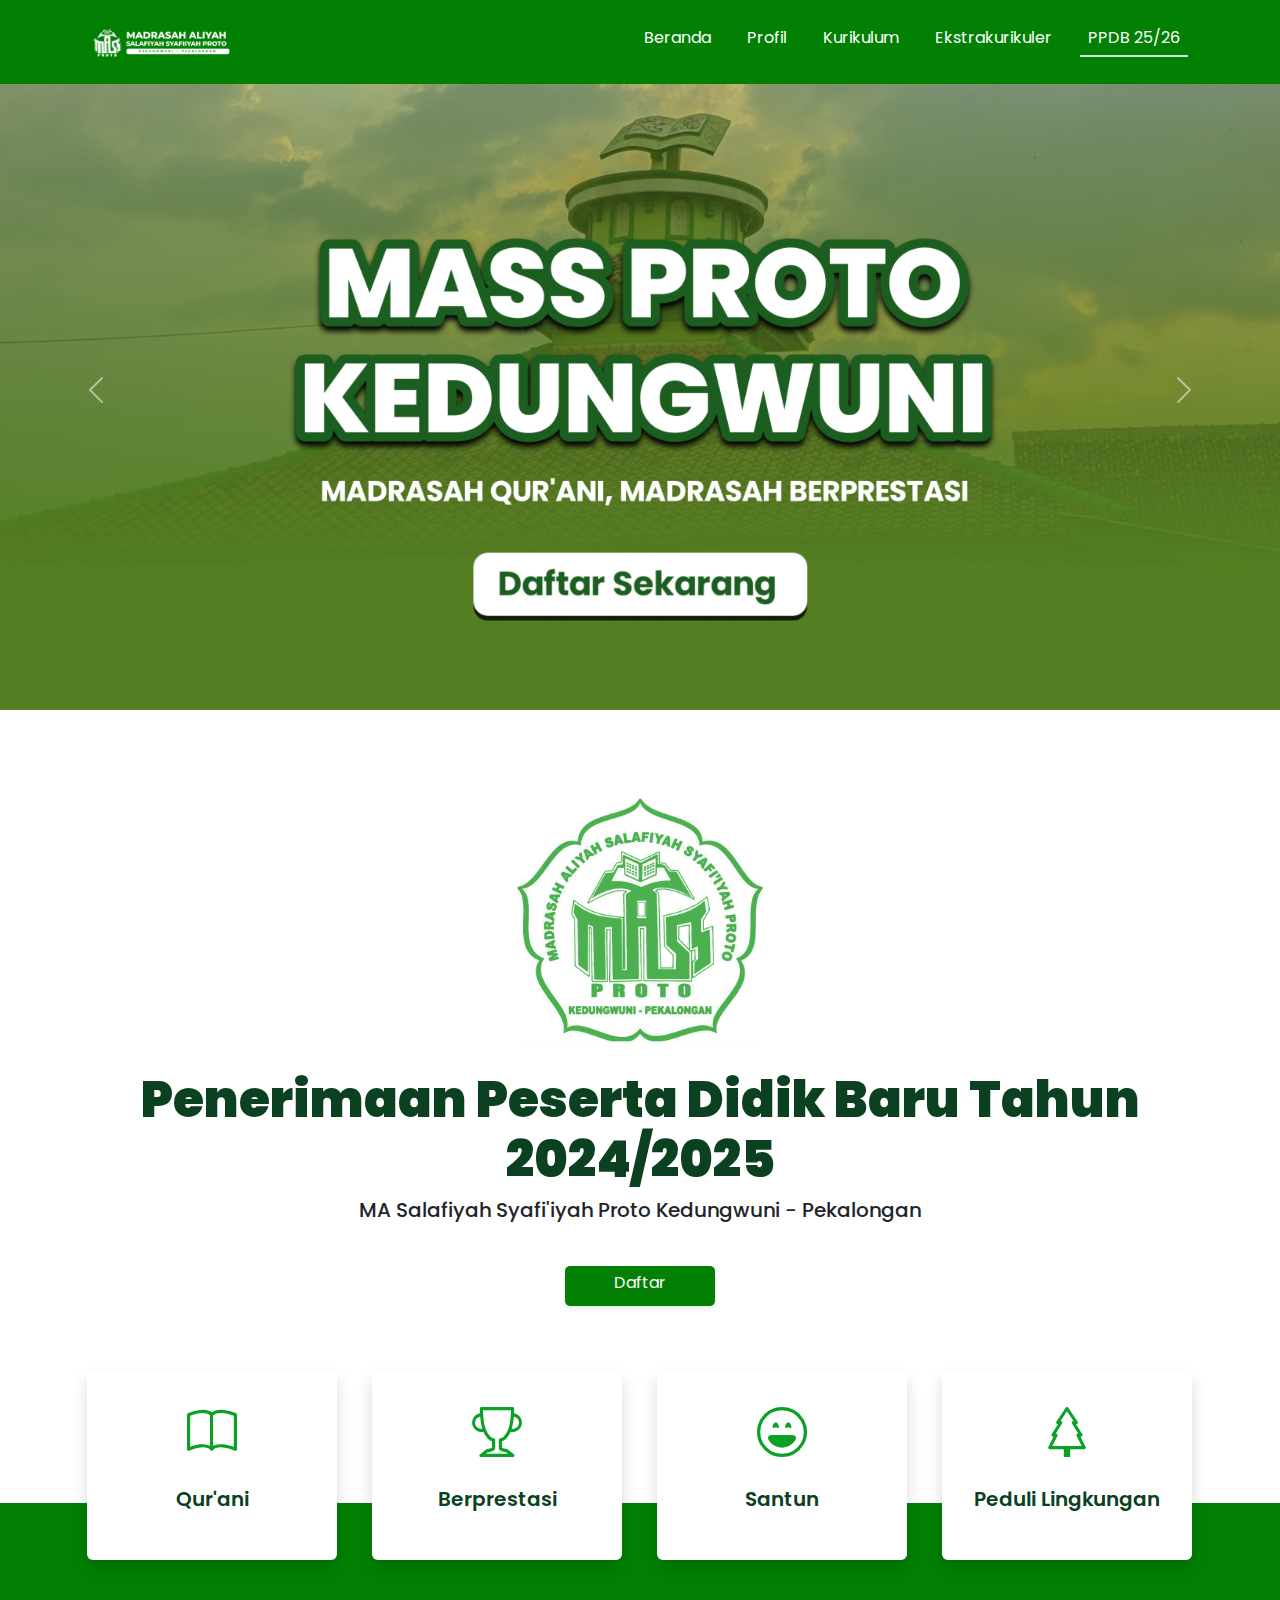
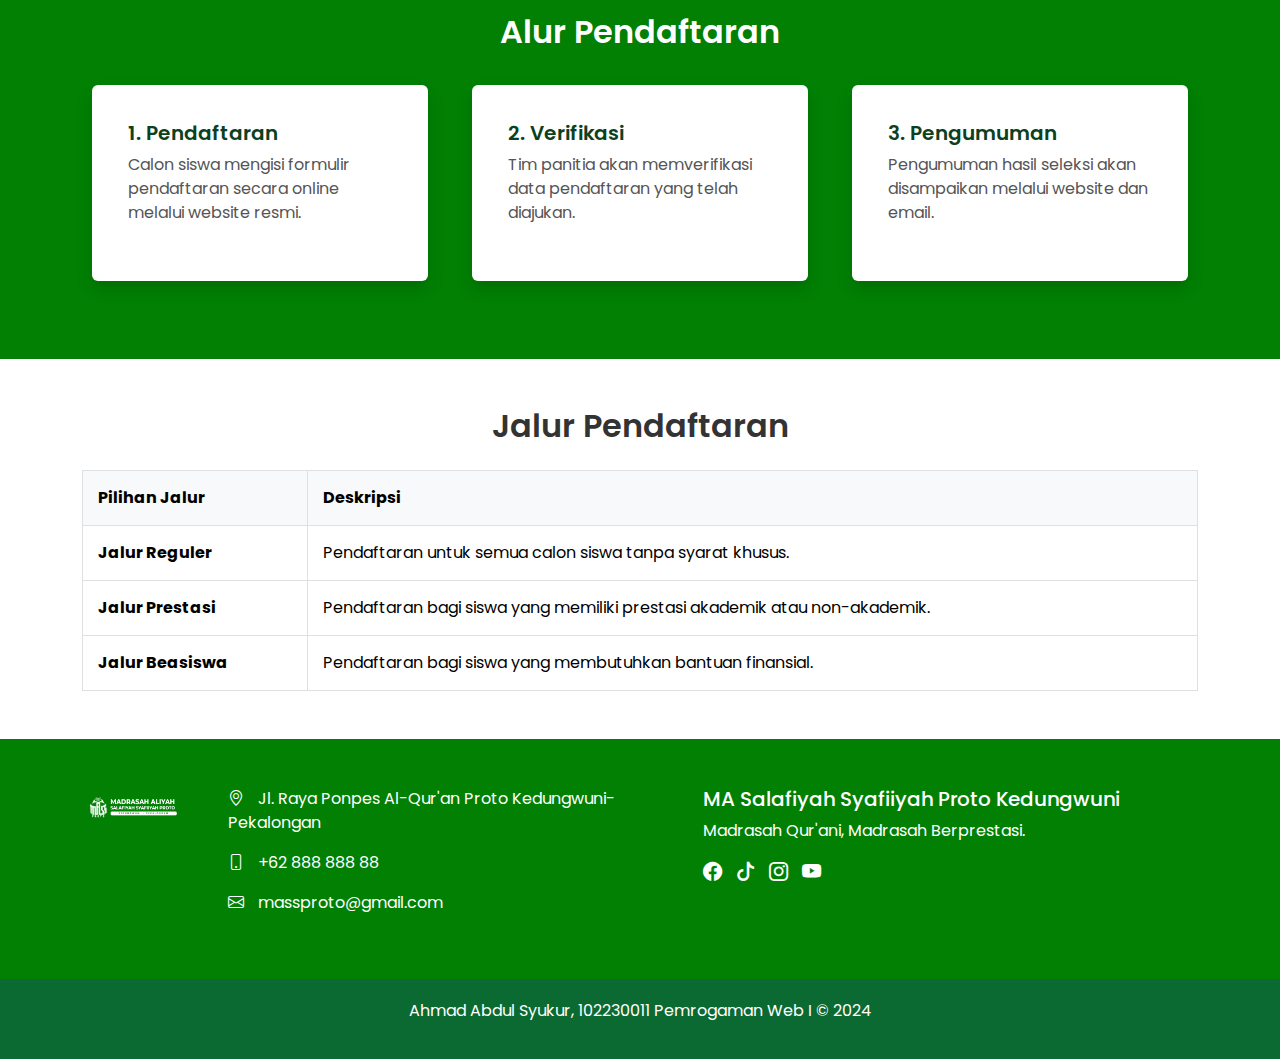
<file: ppdb.html>
<!doctype html>
<html lang="en">
  <head>
    <meta charset="utf-8">
    <meta name="viewport" content="width=device-width, initial-scale=1">
    <title>Official  Website - MASS Proto Kedungwuni</title>
    <link href="https://cdn.jsdelivr.net/npm/bootstrap@5.3.3/dist/css/bootstrap.min.css" rel="stylesheet" integrity="sha384-QWTKZyjpPEjISv5WaRU9OFeRpok6YctnYmDr5pNlyT2bRjXh0JMhjY6hW+ALEwIH" crossorigin="anonymous">
    <link rel="stylesheet" href="asset/styles/styles.css">
    <link href="https://fonts.googleapis.com/css2?family=Poppins:wght@300;400;600&display=swap" rel="stylesheet">
    <link rel="stylesheet" href="https://cdn.jsdelivr.net/npm/bootstrap-icons@1.11.3/font/bootstrap-icons.min.css">
  </head>
  <body>
    <div>
        <!--awal navbar-->
      <div class="navbaritem">
        <nav class="navbar navbar-expand-lg fixed-top">
          <div class="container">
            <img src="asset/img/Logo Landscape.png" alt="Logo" height="55" class="d-inline-block align-text-top me-3">
            <button class="navbar-toggler" type="button" data-bs-toggle="collapse" data-bs-target="#navbarSupportedContent" aria-controls="navbarSupportedContent" aria-expanded="false" aria-label="Toggle navigation" style="color: white;">
              <span class="navbar-toggler-icon"></span>
            </button>
            <div class="collapse navbar-collapse" id="navbarSupportedContent">
              <ul class="navbar-nav ms-auto mb-2 ">
                <li class="nav-item">
                  <a class="nav-link " aria-current="page" href="index.html">Beranda</a>
                </li>
                <li class="nav-item">
                  <a class="nav-link" href="profil.html">Profil</a>
                </li>
                <li class="nav-item">
                  <a class="nav-link" href="kurikulum.html">
                    Kurikulum
                  </a>
                </li>
                <li class="nav-item">
                  <a class="nav-link" href="ekskul.html">Ekstrakurikuler</a>
                </li>
                <li class="nav-item">
                  <a class="nav-link active" href="ppdb.html">PPDB 25/26</a>
                </li>
              </ul>
            </div>
          </div>
        </nav>
      </div>
      <!--akhir navbar-->
      <!--awal konten 1 slide ppdb-->
          <div>
            <div id="carouselExampleCaptions" class="carousel" data-bs-ride="carousel">
              <div class="carousel-inner">
                <div class="carousel-item active" data-bs-interval="5000">
                  <a href="ppdb.html"><img src="asset/img/slide1.jpg" class="d-block w-100" alt="..."></a>
                  <div class="carousel-caption d-none d-md-block">
                  </div>
                </div>
                <div class="carousel-item" data-bs-interval="3000">
                  <a href="ppdb.html"><img src="asset/img/slide2.jpg" class="d-block w-100" alt="..."></a>
                  <div class="carousel-caption d-none d-md-block">
                </div>
                </div>
                <div class="carousel-item" data-bs-interval="3000">
                  <a href="ppdb.html"><img src="asset/img/Slide3.jpg" class="d-block w-100" alt="..."></a>
                  <div class="carousel-caption d-none d-md-block">
                </div>
                </div>
              </div>
              <button class="carousel-control-prev" type="button" data-bs-target="#carouselExampleCaptions" data-bs-slide="prev">
                <span class="carousel-control-prev-icon" aria-hidden="true"></span>
                <span class="visually-hidden">Previous</span>
              </button>
              <button class="carousel-control-next" type="button" data-bs-target="#carouselExampleCaptions" data-bs-slide="next">
                <span class="carousel-control-next-icon" aria-hidden="true"></span>
                <span class="visually-hidden">Next</span>
              </button>
            </div>
          </div>
          <!--akhir konten 1-->
 <!--awal konten 2 text menuju profil-->
 <div class="konten-2">
  <div class=" text-center">
    <img src="asset/img/logo.png" alt="">
    <h2>Penerimaan Peserta Didik Baru Tahun 2024/2025</h2>
    <h3 style="margin-bottom: 20px;">MA Salafiyah Syafi'iyah Proto Kedungwuni - Pekalongan</h3><br>
    <a href="register.html" class="tombol">Daftar</a>
  </div>
  </div>
  <!--Akhir konten 2-->
              <!--Awal konten 3 card garis besar sekolah-->
              <div class="konten-ppdb">
                <section class="container my-5">
                  <div class="row justify-content-center">
                    <div class="col-md-3">
                      <div class="card shadow h-100">
                        <i class="bi bi-book"></i>
                        <div class="card-body">
                          <h3 class="card-title">Qur'ani</h3>
                        </div>
                      </div>
                    </div>
                    <div class="col-md-3">
                      <div class="card shadow h-100">
                        <i class="bi bi-trophy"></i>
                        <div class="card-body">
                          <h3 class="card-title">Berprestasi</h3>
                        </div>
                      </div>
                    </div>
                    <div class="col-md-3">
                      <div class="card shadow h-100">
                        <i class="bi bi-emoji-laughing"></i>
                        <div class="card-body">
                          <h3 class="card-title">Santun</h3>
                        </div>
                      </div>
                    </div>
                    <div class="col-md-3">
                      <div class="card shadow h-100">
                        <i class="bi bi-tree"></i>
                        <div class="card-body">
                          <h3 class="card-title">Peduli Lingkungan</h3>
                        </div>
                      </div>
                    </div>
                  </div>
                </section>
                </div>
                <!--Akhir Konten 3-->
<!-- Awal konten Alur Pendaftaran -->
<div class="konten-alur">
    <section class="container my-5">
        <h2 class="text-center mb-4">Alur Pendaftaran</h2>
        <div class="row">
            <div class="col-md-4">
                <div class="card shadow h-100">
                    <div class="card-body">
                        <h5 class="card-title">1. Pendaftaran</h5>
                        <p class="card-text">Calon siswa mengisi formulir pendaftaran secara online melalui website resmi.</p>
                    </div>
                </div>
            </div>
            <div class="col-md-4">
                <div class="card shadow h-100">
                    <div class="card-body">
                        <h5 class="card-title">2. Verifikasi</h5>
                        <p class="card-text">Tim panitia akan memverifikasi data pendaftaran yang telah diajukan.</p>
                    </div>
                </div>
            </div>
            <div class="col-md-4">
                <div class="card shadow h-100">
                    <div class="card-body">
                        <h5 class="card-title">3. Pengumuman</h5>
                        <p class="card-text">Pengumuman hasil seleksi akan disampaikan melalui website dan email.</p>
                    </div>
                </div>
            </div>
        </div>
    </section>
</div>
<!-- Akhir konten Alur Pendaftaran -->

<!-- Awal konten Jalur Pendaftaran -->
<div class="konten-jalur">
    <section class="container my-5">
        <h2 class="text-center mb-4">Jalur Pendaftaran</h2>
        <table class="table table-bordered">
            <thead>
                <tr>
                    <th scope="col">Pilihan Jalur</th>
                    <th scope="col">Deskripsi</th>
                </tr>
            </thead>
            <tbody>
                <tr>
                    <td><strong>Jalur Reguler</strong></td>
                    <td>Pendaftaran untuk semua calon siswa tanpa syarat khusus.</td>
                </tr>
                <tr>
                    <td><strong>Jalur Prestasi</strong></td>
                    <td>Pendaftaran bagi siswa yang memiliki prestasi akademik atau non-akademik.</td>
                </tr>
                <tr>
                    <td><strong>Jalur Beasiswa</strong></td>
                    <td>Pendaftaran bagi siswa yang membutuhkan bantuan finansial.</td>
                </tr>
            </tbody>
        </table>
    </section>
</div>
<!-- Akhir konten Jalur Pendaftaran -->
 
<!--Start of Tawk.to Script-->
<script type="text/javascript">
  var Tawk_API=Tawk_API||{}, Tawk_LoadStart=new Date();
  (function(){
  var s1=document.createElement("script"),s0=document.getElementsByTagName("script")[0];
  s1.async=true;
  s1.src='https://embed.tawk.to/672adf964304e3196addbaa6/1ibvnipl9';
  s1.charset='UTF-8';
  s1.setAttribute('crossorigin','*');
  s0.parentNode.insertBefore(s1,s0);
  })();
  </script>
  <!--End of Tawk.to Script-->

<!-- Back to Top Button -->
<button id="backToTop" class="btn btn-secondary" style="display: none; position: fixed; bottom: 150px; right: 20px; z-index: 1000;">
  <i class="bi bi-arrow-up-circle-fill"></i>
</button>
<!-- Akhir Konten 7 -->
          <!--Awal footer-->
          <footer class="footer">
            <div class="container">
                <div class="row">
                  <img src="asset/img/Logo Landscape.png" alt="Logo" width="300px" class="d-inline-block align-text-top me-3">
                    <div class="col-md-5 d-flex flex-column">
                        <div class="mb-3 icon-text">
                          <i class="bi bi-geo-alt"></i>
                            <span>Jl. Raya Ponpes Al-Qur'an Proto Kedungwuni-Pekalongan</span>
                        </div>
                        <div class="mb-3 icon-text">
                          <i class="bi bi-phone"></i>
                            <span>+62 888 888 88</span>
                        </div>
                        <div class="mb-3 icon-text">
                          <i class="bi bi-envelope"></i>
                            <a href="mailto:massproto@gmail.com">massproto@gmail.com</a>
                        </div>
                    </div>
                      <div class="col-md-5">
                        <h5>MA Salafiyah Syafiiyah Proto Kedungwuni</h5>
                        <p>Madrasah Qur'ani, Madrasah Berprestasi.</p>
                        <div class="social-icons">
                          <a href="https://www.facebook.com"><i class="bi bi-facebook"></i></a>
                          <a href="https://www.tiktok.com/@sgbmassproto?is_from_webapp=1&sender_device=pc"><i class="bi bi-tiktok"></i></a>
                          <a href="https://www.instagram.com/massproto.official"><i class="bi bi-instagram"></i></a>
                          <a href="https://youtube.com/@massproto1993?si=CHDVrM2hTlP74wpA"><i class="bi bi-youtube"></i></a>
                      </div>
                    </div>
                </div>
            </div> 
          </footer>
          <div class="copyright">
            <p>Ahmad Abdul Syukur, 102230011 Pemrogaman Web I &copy; 2024</p>
            </div>
        <!--Akhir footer-->
    </div>
    <script>
      // Menampilkan tombol ketika scroll ke bawah
      window.onscroll = function() {
          const button = document.getElementById("backToTop");
          if (document.body.scrollTop > 200 || document.documentElement.scrollTop > 200) {
              button.style.display = "block";
          } else {
              button.style.display = "none";
          }
      };
  
      // Fungsi untuk scroll ke atas
      document.getElementById("backToTop").onclick = function() {
          window.scrollTo({top: 0, behavior: 'smooth'});
      };
  </script>
    <script src="https://cdn.jsdelivr.net/npm/bootstrap@5.3.3/dist/js/bootstrap.bundle.min.js" integrity="sha384-YvpcrYf0tY3lHB60NNkmXc5s9fDVZLESaAA55NDzOxhy9GkcIdslK1eN7N6jIeHz" crossorigin="anonymous"></script>
  </body>
</html>
</file>
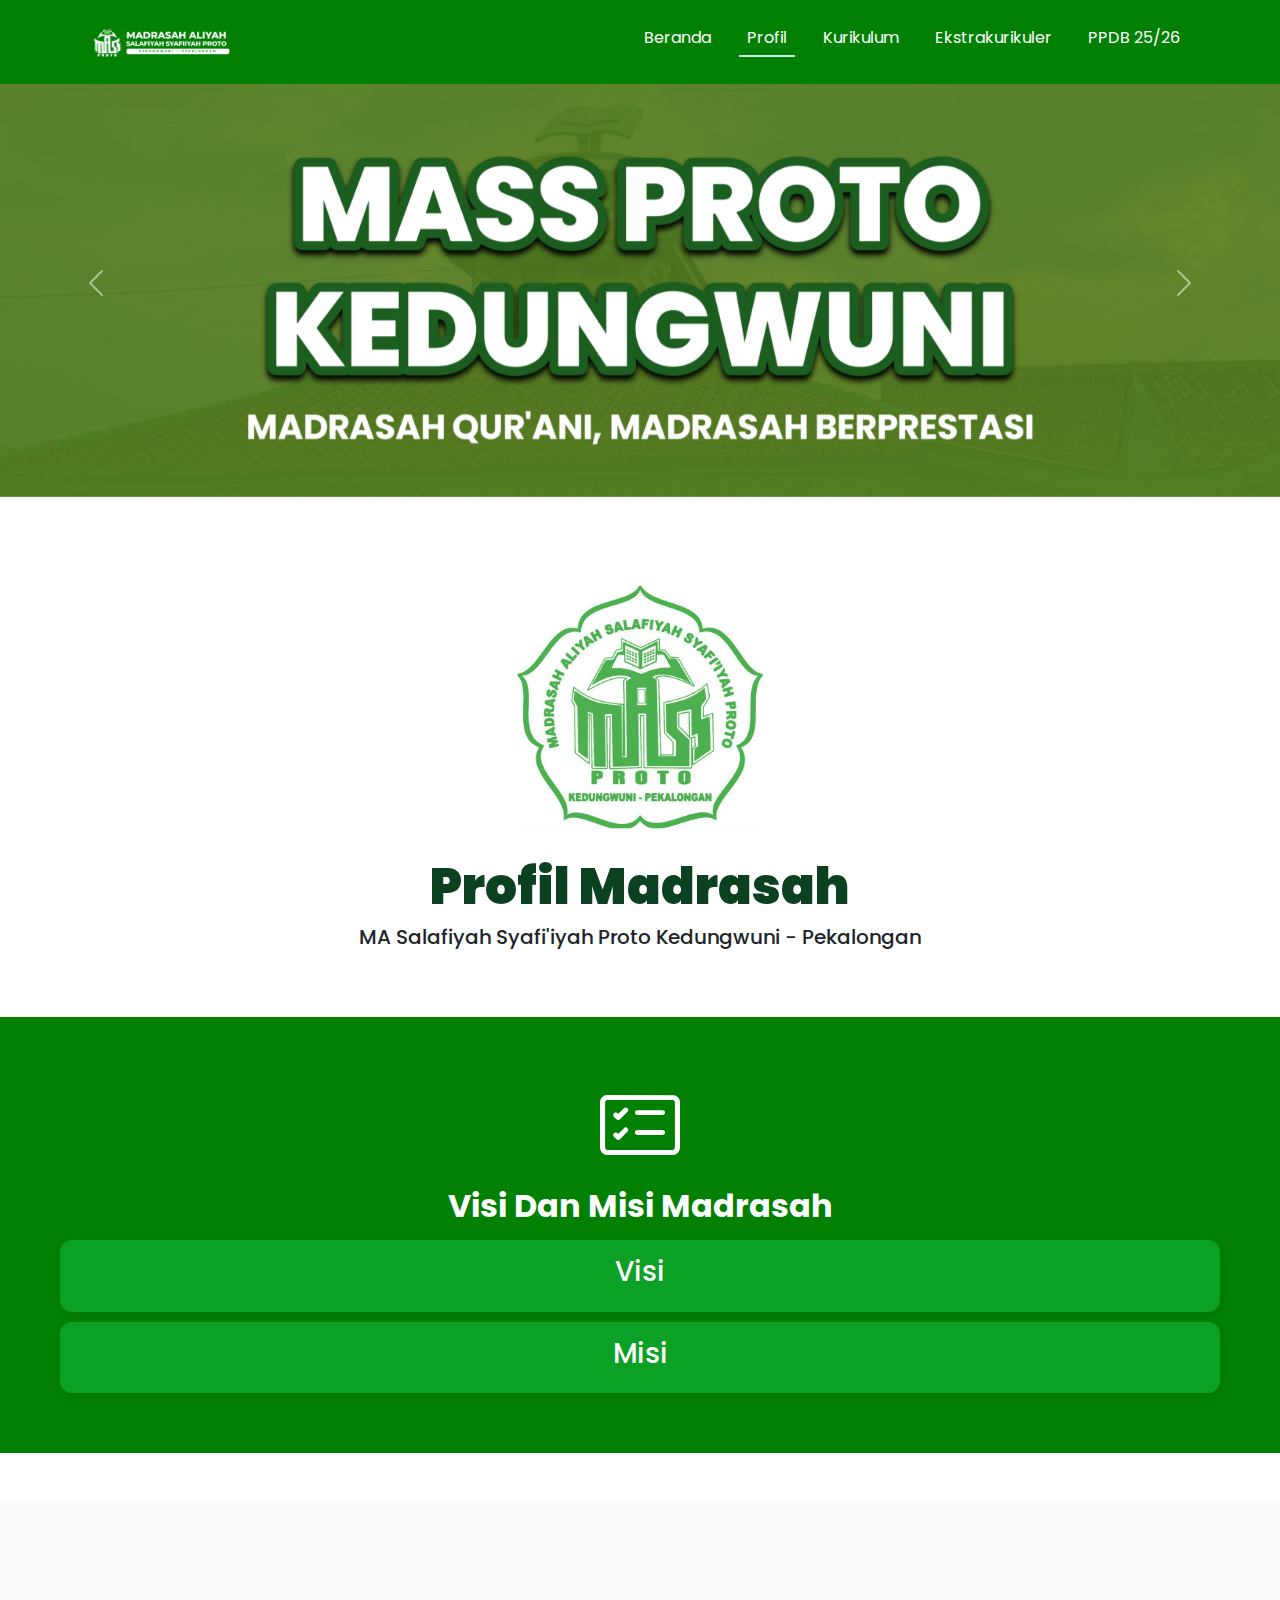
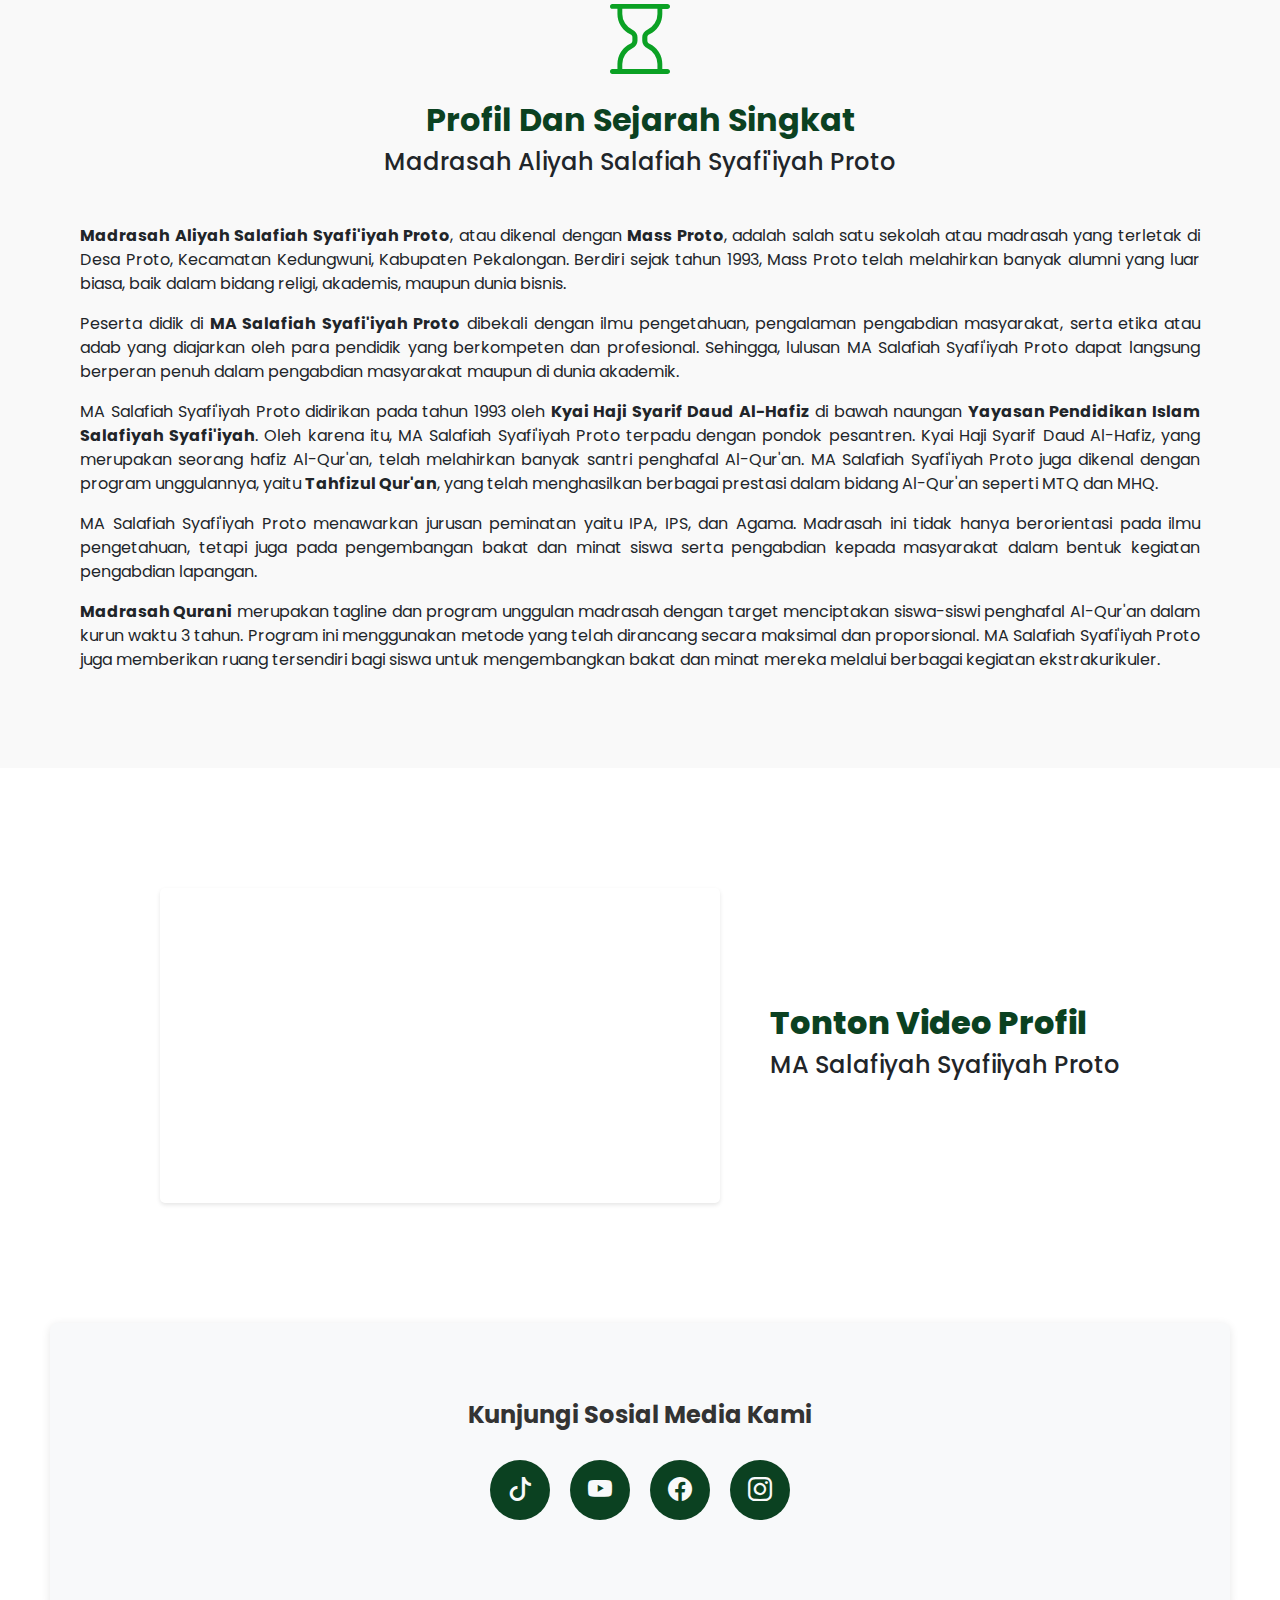
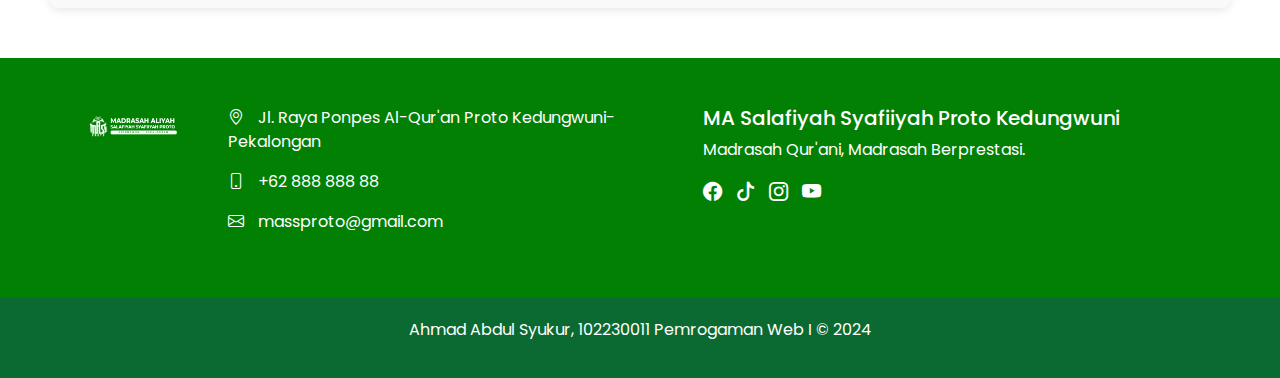
<file: profil.html>
<!doctype html>
<html lang="en">
  <head>
    <meta charset="utf-8">
    <meta name="viewport" content="width=device-width, initial-scale=1">
    <title>Official Website - MASS Proto Kedungwuni</title>
    <link href="https://cdn.jsdelivr.net/npm/bootstrap@5.3.3/dist/css/bootstrap.min.css" rel="stylesheet">
    <link rel="stylesheet" href="asset/styles/styles.css">
    <link href="https://fonts.googleapis.com/css2?family=Poppins:wght@300;400;600&display=swap" rel="stylesheet">
    <link rel="stylesheet" href="https://cdn.jsdelivr.net/npm/bootstrap-icons@1.11.3/font/bootstrap-icons.min.css">
  </head>
  <body>
      <!-- Navbar -->
      <div class="navbaritem">
        <nav class="navbar navbar-expand-lg fixed-top">
          <div class="container">
            <img src="asset/img/Logo Landscape.png" alt="Logo" height="55" class="d-inline-block align-text-top me-3">
            <button class="navbar-toggler" type="button" data-bs-toggle="collapse" data-bs-target="#navbarSupportedContent">
              <span class="navbar-toggler-icon"></span>
            </button>
            <div class="collapse navbar-collapse" id="navbarSupportedContent">
              <ul class="navbar-nav ms-auto mb-2">
                <li class="nav-item"><a class="nav-link" href="index.html">Beranda</a></li>
                <li class="nav-item"><a class="nav-link active" href="profil.html">Profil</a></li>
                <li class="nav-item">
                  <a class="nav-link" href="kurikulum.html">
                    Kurikulum
                  </a>
                </li>
                <li class="nav-item"><a class="nav-link" href="ekskul.html">Ekstrakurikuler</a></li>
                <li class="nav-item"><a class="nav-link" href="ppdb.html">PPDB 25/26</a></li>
              </ul>
            </div>
          </div>
        </nav>
      </div>
            <!--awal konten 1 slide ppdb-->
            <div>
                <div id="carouselExampleCaptions" class="carousel" data-bs-ride="carousel">
                  <div class="carousel-inner">
                    <div class="carousel-item active" data-bs-interval="5000">
                      <a href="ppdb.html"><img src="asset/img/slide-profil3.jpg" class="d-block w-100" alt="..."></a>
                      <div class="carousel-caption d-none d-md-block">
                      </div>
                    </div>
                    <div class="carousel-item" data-bs-interval="3000">
                      <a href="ppdb.html"><img src="asset/img/slide-profil1.jpg" class="d-block w-100" alt="..."></a>
                      <div class="carousel-caption d-none d-md-block">
                    </div>
                    </div>
                    <div class="carousel-item" data-bs-interval="3000">
                      <a href="ppdb.html"><img src="asset/img/slide-profil2.jpg" class="d-block w-100" alt="..."></a>
                      <div class="carousel-caption d-none d-md-block">
                    </div>
                    </div>
                  </div>
                  <button class="carousel-control-prev" type="button" data-bs-target="#carouselExampleCaptions" data-bs-slide="prev">
                    <span class="carousel-control-prev-icon" aria-hidden="true"></span>
                    <span class="visually-hidden">Previous</span>
                  </button>
                  <button class="carousel-control-next" type="button" data-bs-target="#carouselExampleCaptions" data-bs-slide="next">
                    <span class="carousel-control-next-icon" aria-hidden="true"></span>
                    <span class="visually-hidden">Next</span>
                  </button>
                </div>
              </div>
              <!--akhir konten 1-->

                      <!-- Profil Section -->
      <section class="konten1-profil text-center">
        <img src="asset/img/logo.png" alt="">
        <h2>Profil Madrasah</h2>
        <h3>MA Salafiyah Syafi'iyah Proto Kedungwuni - Pekalongan</h3>
      </section>

       <!-- Vision and Mission Section -->
       <div class="profil-4">
        <div class="konten-visimisi text-center my-5">
          <i class="bi bi-card-checklist"></i>
            <h2>Visi Dan Misi Madrasah</h2>
            <div class="list-hide">
            <h3>Visi</h3>
            <p>"Menjadi lembaga pendidikan yang unggul dalam prestasi akademik dan karakter, berlandaskan nilai-nilai keislaman dan kemandirian."</p>
          </div>
          <div class="list-hide">
            <h3>Misi</h3>
              <p>Menyelenggarakan pendidikan yang berbasis pada nilai-nilai keislaman dan akhlakul karimah.<br>
              Meningkatkan kualitas akademik siswa melalui proses pembelajaran yang efektif dan inovatif.<br>
              Menanamkan kemandirian dan tanggung jawab melalui kegiatan yang menumbuhkan karakter unggul.<br>
              Memperkuat kerja sama dengan berbagai pihak untuk mendukung pengembangan siswa.</p>
          </div>
        </div>
        </div>
      
      <!--Text Profil-->
      <div class="profil-container">
        <div class="text-profil text-center">
          <i class="bi bi-hourglass"></i>
          <h2>Profil Dan Sejarah Singkat</h2>
          <h4>Madrasah Aliyah Salafiah Syafi'iyah Proto</h4>
    <p><strong>Madrasah Aliyah Salafiah Syafi'iyah Proto</strong>, atau dikenal dengan <strong>Mass Proto</strong>, 
    adalah salah satu sekolah atau madrasah yang terletak di Desa Proto, Kecamatan Kedungwuni, Kabupaten Pekalongan. 
    Berdiri sejak tahun 1993, Mass Proto telah melahirkan banyak alumni yang luar biasa, baik dalam bidang religi, akademis, 
    maupun dunia bisnis.</p>
    <p>Peserta didik di <strong>MA Salafiah Syafi'iyah Proto</strong> dibekali dengan ilmu pengetahuan, pengalaman 
    pengabdian masyarakat, serta etika atau adab yang diajarkan oleh para pendidik yang berkompeten dan profesional. 
    Sehingga, lulusan MA Salafiah Syafi'iyah Proto dapat langsung berperan penuh dalam pengabdian masyarakat maupun di dunia akademik.</p>
    <p>MA Salafiah Syafi'iyah Proto didirikan pada tahun 1993 oleh <strong>Kyai Haji Syarif Daud Al-Hafiz</strong> 
    di bawah naungan <strong>Yayasan Pendidikan Islam Salafiyah Syafi'iyah</strong>. Oleh karena itu, 
    MA Salafiah Syafi'iyah Proto terpadu dengan pondok pesantren. Kyai Haji Syarif Daud Al-Hafiz, yang merupakan seorang 
    hafiz Al-Qur'an, telah melahirkan banyak santri penghafal Al-Qur'an. MA Salafiah Syafi'iyah Proto juga dikenal dengan 
    program unggulannya, yaitu <strong>Tahfizul Qur'an</strong>, yang telah menghasilkan berbagai prestasi dalam 
    bidang Al-Qur'an seperti MTQ dan MHQ.</p>
    <p>MA Salafiah Syafi'iyah Proto menawarkan jurusan peminatan yaitu IPA, IPS, dan Agama. Madrasah ini tidak hanya berorientasi 
    pada ilmu pengetahuan, tetapi juga pada pengembangan bakat dan minat siswa serta pengabdian kepada masyarakat dalam 
    bentuk kegiatan pengabdian lapangan.</p>
    <p><strong>Madrasah Qurani</strong> merupakan tagline dan program unggulan madrasah dengan target menciptakan siswa-siswi 
    penghafal Al-Qur'an dalam kurun waktu 3 tahun. Program ini menggunakan metode yang telah dirancang secara maksimal 
    dan proporsional. MA Salafiah Syafi'iyah Proto juga memberikan ruang tersendiri bagi siswa untuk mengembangkan 
    bakat dan minat mereka melalui berbagai kegiatan ekstrakurikuler.</p>
        </div>
      </div>

    <!-- Video Profil -->
    <section class="video-container">
      <iframe class="video-profil" src="https://www.youtube.com/embed/V6yOpqU1_0U?controls=0" title="YouTube video player" allowfullscreen></iframe>
        <div>
          <h2>Tonton Video Profil</h2>
          <h4>MA Salafiyah Syafiiyah Proto</h4>
        </div>
    </section>
      
<!-- Location with Google Maps -->
<div class="profil-5">
  <div class="kontak-kami text-center my-5">
      <h2>Kunjungi Sosial Media Kami</h2>
      <div class="sosmed">
          <div class="card">
              <a href="https://www.tiktok.com" target="_blank"><i class="bi bi-tiktok"></i></a>
          </div>
          <div class="card">
              <a href="https://www.youtube.com" target="_blank"><i class="bi bi-youtube"></i></a>
          </div>
          <div class="card">
              <a href="https://www.facebook.com" target="_blank"><i class="bi bi-facebook"></i></a>
          </div>
          <div class="card">
              <a href="https://www.instagram.com" target="_blank"><i class="bi bi-instagram"></i></a>
          </div>
      </div>
  </div>
</div>

     
<!-- Back to Top Button -->
<button id="backToTop" class="btn btn-secondary" style="display: none; position: fixed; bottom: 20px; right: 20px; z-index: 1000;">
  <i class="bi bi-arrow-up-circle-fill"></i>
</button>
<!-- Akhir Konten 7 -->
          <!--Awal footer-->
          <footer class="footer">
            <div class="container">
                <div class="row">
                  <img src="asset/img/Logo Landscape.png" alt="Logo" width="300px" class="d-inline-block align-text-top me-3">
                    <div class="col-md-5 d-flex flex-column">
                        <div class="mb-3 icon-text">
                          <i class="bi bi-geo-alt"></i>
                            <span>Jl. Raya Ponpes Al-Qur'an Proto Kedungwuni-Pekalongan</span>
                        </div>
                        <div class="mb-3 icon-text">
                          <i class="bi bi-phone"></i>
                            <span>+62 888 888 88</span>
                        </div>
                        <div class="mb-3 icon-text">
                          <i class="bi bi-envelope"></i>
                            <a href="mailto:massproto@gmail.com">massproto@gmail.com</a>
                        </div>
                    </div>
                    <div class="col-md-5">
                      <h5>MA Salafiyah Syafiiyah Proto Kedungwuni</h5>
                      <p>Madrasah Qur'ani, Madrasah Berprestasi.</p>
                      <div class="social-icons">
                        <a href="https://www.facebook.com"><i class="bi bi-facebook"></i></a>
                        <a href="https://www.tiktok.com/@sgbmassproto?is_from_webapp=1&sender_device=pc"><i class="bi bi-tiktok"></i></a>
                        <a href="https://www.instagram.com/massproto.official"><i class="bi bi-instagram"></i></a>
                        <a href="https://youtube.com/@massproto1993?si=CHDVrM2hTlP74wpA"><i class="bi bi-youtube"></i></a>
                    </div>
                    </div>
                </div>
            </div> 
          </footer>
          <div class="copyright">
            <p>Ahmad Abdul Syukur, 102230011 Pemrogaman Web I &copy; 2024</p>
            </div>
        <!--Akhir footer-->
    <script>
      // Menampilkan tombol ketika scroll ke bawah
      window.onscroll = function() {
          const button = document.getElementById("backToTop");
          if (document.body.scrollTop > 200 || document.documentElement.scrollTop > 200) {
              button.style.display = "block";
          } else {
              button.style.display = "none";
          }
      };
  
      // Fungsi untuk scroll ke atas
      document.getElementById("backToTop").onclick = function() {
          window.scrollTo({top: 0, behavior: 'smooth'});
      };
  </script>
    <script src="https://cdn.jsdelivr.net/npm/bootstrap@5.3.3/dist/js/bootstrap.bundle.min.js" integrity="sha384-YvpcrYf0tY3lHB60NNkmXc5s9fDVZLESaAA55NDzOxhy9GkcIdslK1eN7N6jIeHz" crossorigin="anonymous"></script>
  </body>
</html>
</file>
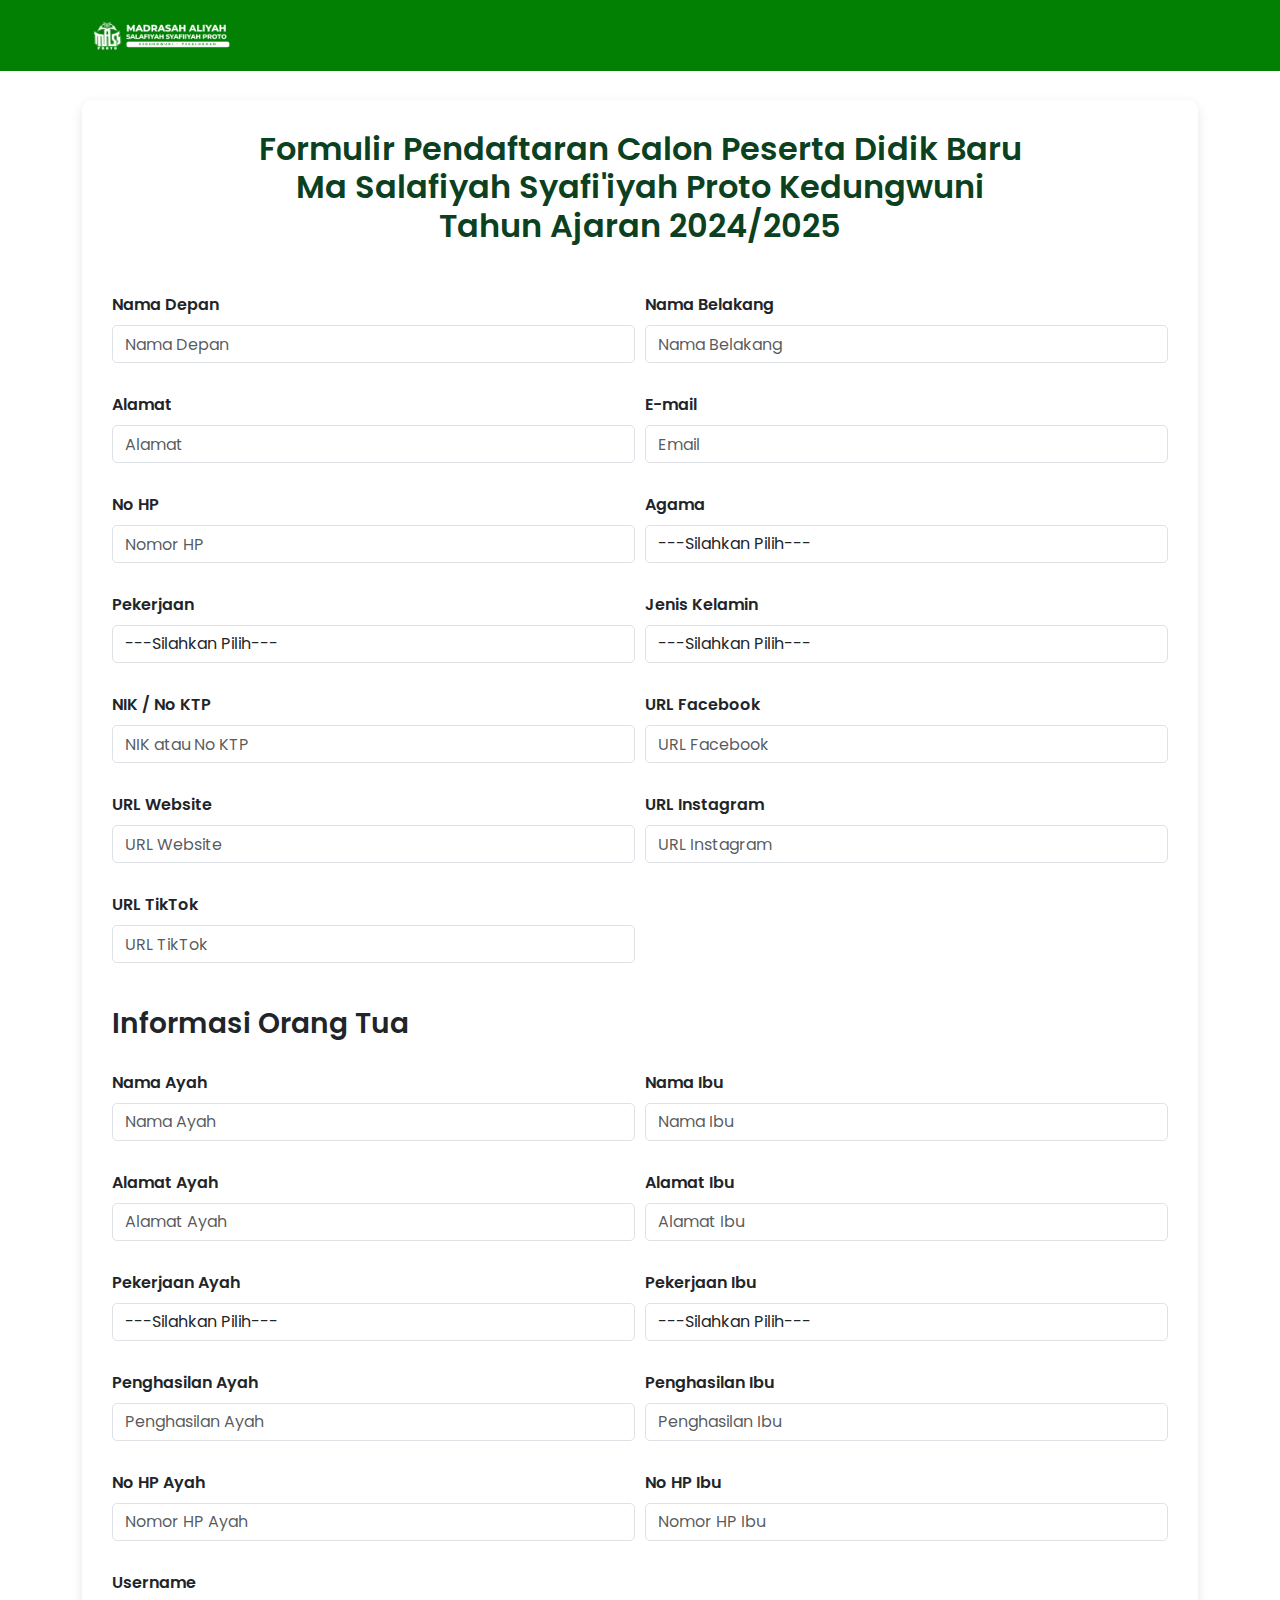
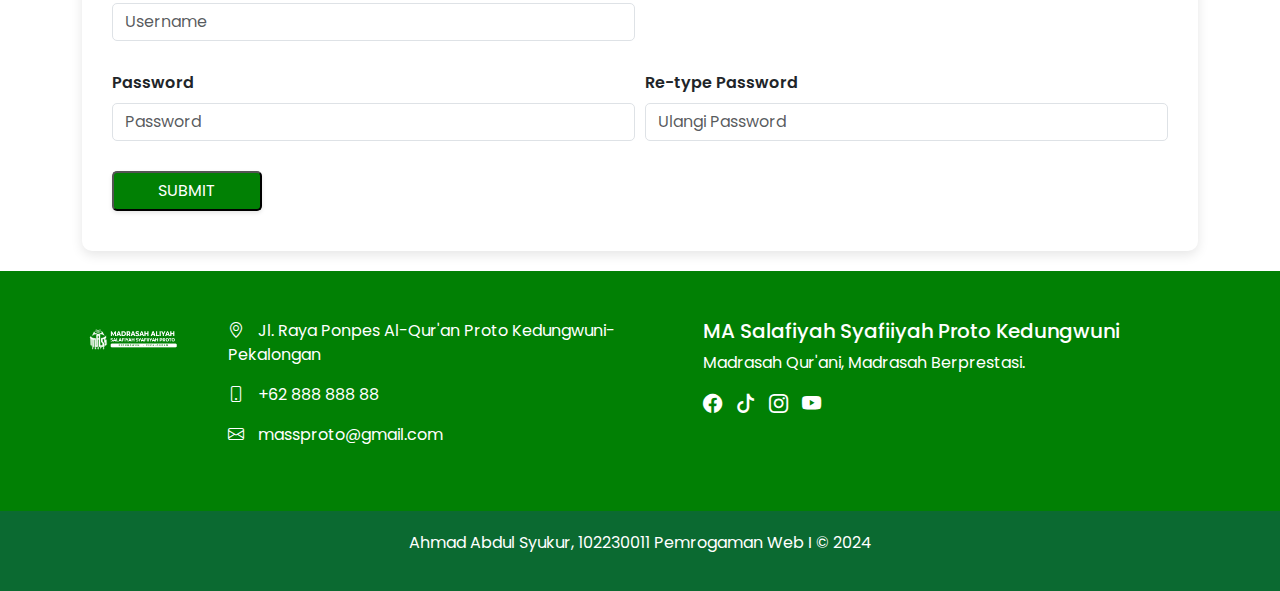
<file: register.html>
<!DOCTYPE html>
<html lang="en">
<head>
    <meta charset="UTF-8">
    <meta name="viewport" content="width=device-width, initial-scale=1.0">
    <title>PPDB MASS PROTO 25/26</title>
    <link href="https://stackpath.bootstrapcdn.com/bootstrap/4.5.2/css/bootstrap.min.css" rel="stylesheet">
    <link href="https://cdn.jsdelivr.net/npm/bootstrap@5.3.3/dist/css/bootstrap.min.css" rel="stylesheet">
    <link href="https://fonts.googleapis.com/css2?family=Poppins:wght@300;400;600&display=swap" rel="stylesheet">
     <link rel="stylesheet" href="asset/styles/styles.css">
     <link rel="stylesheet" href="https://cdn.jsdelivr.net/npm/bootstrap-icons@1.11.3/font/bootstrap-icons.min.css">
</head>
<body>
  <div class="navbaritem">
        <nav class="navbar navbar-expand-lg fixed-top">
          <div class="container">
            <img src="asset/img/Logo Landscape.png" alt="Logo" height="55" class="d-inline-block align-text-top me-3">
            <button class="navbar-toggler" type="button" data-bs-toggle="collapse" data-bs-target="#navbarSupportedContent">
              <span class="navbar-toggler-icon"></span>
            </button>
          </div>
        </nav>
      </div>
<div class="container">
    <div class="form-container">
        <h2 class="text-center mb-5">Formulir Pendaftaran Calon Peserta Didik Baru<br>Ma Salafiyah Syafi'iyah Proto Kedungwuni<br>Tahun Ajaran 2024/2025</h2>
        <form>
            <!-- Nama, Alamat, Email -->
            <div class="form-row">
                <div class="col-md-6 form-group">
                    <label for="namaDepan">Nama Depan</label>
                    <input type="text" class="form-control" id="namaDepan" placeholder="Nama Depan">
                </div>
                <div class="col-md-6 form-group">
                    <label for="namaBelakang">Nama Belakang</label>
                    <input type="text" class="form-control" id="namaBelakang" placeholder="Nama Belakang">
                </div>
            </div>
            <div class="form-row">
                <div class="col-md-6 form-group">
                    <label for="alamat">Alamat</label>
                    <input type="text" class="form-control" id="alamat" placeholder="Alamat">
                </div>
                <div class="col-md-6 form-group">
                    <label for="email">E-mail</label>
                    <input type="email" class="form-control" id="email" placeholder="Email">
                </div>
            </div>
            <div class="form-row">
                <div class="col-md-6 form-group">
                    <label for="noHP">No HP</label>
                    <input type="text" class="form-control" id="noHP" placeholder="Nomor HP">
                </div>
                <div class="col-md-6 form-group">
                    <label for="agama">Agama</label>
                    <select id="agama" class="form-control">
                        <option>---Silahkan Pilih---</option>
                        <option>Islam</option>
                        <option>Hindu</option>
                        <option>Budha</option>
                    </select>
                </div>
            </div>
            <!-- Pekerjaan dan Jenis Kelamin -->
            <div class="form-row">
                <div class="col-md-6 form-group">
                    <label for="pekerjaan">Pekerjaan</label>
                    <select id="pekerjaan" class="form-control">
                        <option>---Silahkan Pilih---</option>
                        <option>Swasta</option>
                        <option>PNS</option>
                        <option>TNI</option>
                        <option>Polri</option>
                        <option>Dokter</option>
                        <option>Programmer</option>
                        <option>DPR</option>
                        <option>Guru</option>
                        <option>Dosen</option>
                    </select>
                </div>
                <div class="col-md-6 form-group">
                    <label for="jenisKelamin">Jenis Kelamin</label>
                    <select id="jenisKelamin" class="form-control">
                        <option>---Silahkan Pilih---</option>
                        <option>Laki-laki</option>
                        <option>Perempuan</option>
                    </select>
                </div>
            </div>
            <!-- Media Sosial -->
            <div class="form-row">
                <div class="col-md-6 form-group">
                    <label for="nik">NIK / No KTP</label>
                    <input type="text" class="form-control" id="nik" placeholder="NIK atau No KTP">
                </div>
                <div class="col-md-6 form-group">
                    <label for="facebook">URL Facebook</label>
                    <input type="url" class="form-control" id="facebook" placeholder="URL Facebook">
                </div>
            </div>
            <div class="form-row">
                <div class="col-md-6 form-group">
                    <label for="website">URL Website</label>
                    <input type="url" class="form-control" id="website" placeholder="URL Website">
                </div>
                <div class="col-md-6 form-group">
                    <label for="instagram">URL Instagram</label>
                    <input type="url" class="form-control" id="instagram" placeholder="URL Instagram">
                </div>
            </div>
            <div class="form-row">
                <div class="col-md-6 form-group">
                    <label for="tiktok">URL TikTok</label>
                    <input type="url" class="form-control" id="tiktok" placeholder="URL TikTok">
                </div>
            </div>
            <!-- Informasi Orang Tua -->
            <h3 class="mt-4">Informasi Orang Tua</h3>
            <div class="form-row">
                <div class="col-md-6 form-group">
                    <label for="namaAyah">Nama Ayah</label>
                    <input type="text" class="form-control" id="namaAyah" placeholder="Nama Ayah">
                </div>
                <div class="col-md-6 form-group">
                    <label for="namaIbu">Nama Ibu</label>
                    <input type="text" class="form-control" id="namaIbu" placeholder="Nama Ibu">
                </div>
            </div>
            <div class="form-row">
                <div class="col-md-6 form-group">
                    <label for="alamatAyah">Alamat Ayah</label>
                    <input type="text" class="form-control" id="alamatAyah" placeholder="Alamat Ayah">
                </div>
                <div class="col-md-6 form-group">
                    <label for="alamatIbu">Alamat Ibu</label>
                    <input type="text" class="form-control" id="alamatIbu" placeholder="Alamat Ibu">
                </div>
            </div>
            <div class="form-row">
                <div class="col-md-6 form-group">
                    <label for="pekerjaanAyah">Pekerjaan Ayah</label>
                    <select id="pekerjaanAyah" class="form-control">
                        <option>---Silahkan Pilih---</option>
                        <option>Swasta</option>
                        <option>PNS</option>
                        <option>TNI</option>
                        <option>Polri</option>
                        <option>Dokter</option>
                        <option>Programmer</option>
                        <option>DPR</option>
                        <option>Guru</option>
                        <option>Dosen</option>
                    </select>
                </div>
                <div class="col-md-6 form-group">
                    <label for="pekerjaanIbu">Pekerjaan Ibu</label>
                    <select id="pekerjaanIbu" class="form-control">
                        <option>---Silahkan Pilih---</option>
                        <option>Swasta</option>
                        <option>PNS</option>
                        <option>TNI</option>
                        <option>Polri</option>
                        <option>Dokter</option>
                        <option>Programmer</option>
                        <option>DPR</option>
                        <option>Guru</option>
                        <option>Dosen</option>
                    </select>
                </div>
            </div>
            <!-- Kontak Orang Tua dan Penghasilan -->
            <div class="form-row">
                <div class="col-md-6 form-group">
                    <label for="penghasilanAyah">Penghasilan Ayah</label>
                    <input type="text" class="form-control" id="penghasilanAyah" placeholder="Penghasilan Ayah">
                </div>
                <div class="col-md-6 form-group">
                    <label for="penghasilanIbu">Penghasilan Ibu</label>
                    <input type="text" class="form-control" id="penghasilanIbu" placeholder="Penghasilan Ibu">
                </div>
            </div>
            <div class="form-row">
                <div class="col-md-6 form-group">
                    <label for="noHpAyah">No HP Ayah</label>
                    <input type="text" class="form-control" id="noHpAyah" placeholder="Nomor HP Ayah">
                </div>
                <div class="col-md-6 form-group">
                    <label for="noHpIbu">No HP Ibu</label>
                    <input type="text" class="form-control" id="noHpIbu" placeholder="Nomor HP Ibu">
                </div>
            </div>
            <!-- Username, Password -->
            <div class="form-row">
                <div class="col-md-6 form-group">
                    <label for="username">Username</label>
                    <input type="text" class="form-control" id="username" placeholder="Username">
                </div>
            </div>
            <div class="form-row">
                <div class="col-md-6 form-group">
                    <label for="password">Password</label>
                    <input type="password" class="form-control" id="password" placeholder="Password">
                </div>
                <div class="col-md-6 form-group">
                    <label for="retypePassword">Re-type Password</label>
                    <input type="password" class="form-control" id="retypePassword" placeholder="Ulangi Password">
                </div>
            </div>
            <!-- Submit Button -->
            <div class="form-row">
                <div class="col-md-12">
                    <button type="button" class="tombol" data-bs-toggle="modal" data-bs-target="#confirmationModal">SUBMIT</button>
                </div>
            </div>
        </form>
    </div>
</div>

<div class="modal fade" id="confirmationModal" tabindex="-1" aria-labelledby="confirmationModalLabel" aria-hidden="true">
    <div class="modal-dialog">
        <div class="modal-content">
            <div class="modal-header">
                <h5 class="modal-title" id="confirmationModalLabel">Konfirmasi Pendaftaran</h5>
                <button type="button" class="btn-close" data-bs-dismiss="modal" aria-label="Close"></button>
            </div>
            <div class="modal-body">
                Apakah Anda yakin ingin mengirimkan pendaftaran ini?
            </div>
            <div class="modal-footer">
                <button type="button" class="btn-secondary tombol " style="background-color: gray;" data-bs-dismiss="modal">Batal</button>
                <button type="button" class="tombol" id="confirmSubmit">Kirim</button>
            </div>
        </div>
    </div>
</div>

     
<!-- Back to Top Button -->
<button id="backToTop" class="btn btn-secondary" style="display: none; position: fixed; bottom: 20px; right: 20px; z-index: 1000;">
    <i class="bi bi-arrow-up-circle-fill"></i>
  </button>
  <!-- Akhir Konten 7 -->
            <!--Awal footer-->
            <footer class="footer">
                <div class="container">
                    <div class="row">
                      <img src="asset/img/Logo Landscape.png" alt="Logo" width="300px" class="d-inline-block align-text-top me-3">
                        <div class="col-md-5 d-flex flex-column">
                            <div class="mb-3 icon-text">
                              <i class="bi bi-geo-alt"></i>
                                <span>Jl. Raya Ponpes Al-Qur'an Proto Kedungwuni-Pekalongan</span>
                            </div>
                            <div class="mb-3 icon-text">
                              <i class="bi bi-phone"></i>
                                <span>+62 888 888 88</span>
                            </div>
                            <div class="mb-3 icon-text">
                              <i class="bi bi-envelope"></i>
                                <a href="mailto:massproto@gmail.com">massproto@gmail.com</a>
                            </div>
                        </div>
                        <div class="col-md-5">
                            <h5>MA Salafiyah Syafiiyah Proto Kedungwuni</h5>
                            <p>Madrasah Qur'ani, Madrasah Berprestasi.</p>
                            <div class="social-icons">
                              <a href="https://www.facebook.com"><i class="bi bi-facebook"></i></a>
                              <a href="https://www.tiktok.com/@sgbmassproto?is_from_webapp=1&sender_device=pc"><i class="bi bi-tiktok"></i></a>
                              <a href="https://www.instagram.com/massproto.official"><i class="bi bi-instagram"></i></a>
                              <a href="https://youtube.com/@massproto1993?si=CHDVrM2hTlP74wpA"><i class="bi bi-youtube"></i></a>
                          </div>
                        </div>
                    </div>
                </div> 
              </footer>
              <div class="copyright">
                <p>Ahmad Abdul Syukur, 102230011 Pemrogaman Web I &copy; 2024</p>
                </div>
          <!--Akhir footer-->
      <script>
        // Menampilkan tombol ketika scroll ke bawah
        window.onscroll = function() {
            const button = document.getElementById("backToTop");
            if (document.body.scrollTop > 200 || document.documentElement.scrollTop > 200) {
                button.style.display = "block";
            } else {
                button.style.display = "none";
            }
        };
    
        // Fungsi untuk scroll ke atas
        document.getElementById("backToTop").onclick = function() {
            window.scrollTo({top: 0, behavior: 'smooth'});
        };
    </script>
      <script src="https://cdn.jsdelivr.net/npm/bootstrap@5.3.3/dist/js/bootstrap.bundle.min.js" integrity="sha384-YvpcrYf0tY3lHB60NNkmXc5s9fDVZLESaAA55NDzOxhy9GkcIdslK1eN7N6jIeHz" crossorigin="anonymous"></script>
    </body>
  </html>
</file>
<file: asset/styles/styles.css>
body {
    font-family: poppins, sans-serif;
}

body h2{
    color: #0b4121;
}

nav {
    background-color: #018004;
 
}

  
.navbaritem .navbar-nav .nav-link {
    color: white
}

.navbaritem .navbar-brand .navbaritem .navbar-toggler-icon {
    color: white;
}

nav ul li a {
    text-align: center;
    margin: 10px;
    border-radius: 5px;
    border: 10px;
     
}
nav ul li a.active {
    border-bottom: 2px solid #c7e7e9;;
    padding-bottom: 5px;
    border-radius: 0;
    
}

nav ul li a:hover {
    background-color: rgb(11, 161, 36);
    border-radius: 5px;
    border: 10px;
}

.carousel {
    margin-top: 70px;
}

.card {
    border-style: none;
    padding: 20px;
    display: row;
    margin: 10px;
}

.card-title {
    font-weight: 600;
}


.card i{
    font-size: 80px;
    margin: 20px;
    color: rgb(11, 161, 36);
}

.konten-2 {
    margin: 50px;
    padding: 10px;
    justify-content: center;
}

.konten-2 img {
    width: 300px;
}

.konten-2 h2 {
    font-weight: 1000;
    font-size: 50px;
}
.konten-2 h3 {
    font-weight: 500;
    font-size: 20px;
}

.tombol {
    display: inline-block;
    justify-content: center;
    background-color: #018004;
    padding: 5px 15px;
    margin: auto;
    text-align: center;
    width: 150px;
    height: 40px;
    border-radius: 5px;
    color: white;
    text-decoration: none;
    box-shadow: 0 2px 4px rgba(0, 0, 0, 0.1);
}

.tombol:hover {
    transform: scale(1.05);
}

.konten-3 {
    text-align: center;
    margin-top: -100px;
}


.konten-3 .card {
    max-width: 250px;
    margin: 5px;
    padding: 15px;
    text-align: center;
}
.konten-3 .card i{
    font-size: 50px;
    padding: 0px;
    margin-top: 10px;
    margin-bottom: 0px;
}
.konten-3 .card h3{
    font-size: 20px;
}

.konten-3 .container .row {
    display: flex;
    flex-wrap: wrap;
    justify-content: center;
    gap: 10px;
}

.konten-3 .col-md-4 {
    flex: 1 1 22%;
    max-width: 25%;
}

/* Tampilan untuk perangkat mobile */
@media (max-width: 780px) {
    
    .konten-3 {
        text-align: center;
        margin-top: 10px;
    }

    .konten-2 h2{
        font-size: 30px;
    }
    .konten-2 h3{
        font-size: 10px;
    }

    .tombol {
        max-width: 90px;
        max-height: 25px;
        font-size: 10px;
    }
    .konten-3 .col-md-4{
        max-width: 45%;
        margin: 10px;
        max-height: 100px;
    }

    .card {
        margin: 10px;
        padding: 10%;
    }

    .konten-3 .card i{
        font-size: 25px;
        padding: 0px;
        margin: 0px;
    }

    .konten-3 .card h3{
        font-size: 10px;
        margin-bottom: 15px;
    }


}

.konten-4 {
    font-size: 80px;
    padding-left: 50px;
    padding-right: 50px;
    color: rgb(11, 161, 36);
    text-align: center;
    background-color: #f9f9f9;

}

.konten-5 {
    background-color: #018004;
    color: #ffffff;
    margin-bottom: 15px;
    margin-top: 0%;
}
.konten-5 h2{
    font-weight: 500;
    color: #ffffff;
    margin: 20px;
}

.konten-5 .card{
    padding: 5px;
    margin: 20px;
}

.konten-5 h5{
    margin-bottom: 20px;
}

.container-progam {
    padding: 60px 20px;
}


.container-progam h2 {
    text-align: center;
    font-weight: 600; 
    padding-bottom: 30px;
    color: #0b4121;
}


.list-hide {
    transition: all 0.4s ease-in-out;
    padding:15px;
    margin: 10px;
    border-radius: 12px;
    background-color: rgb(11, 161, 36);
    color: white;
    box-shadow: 2px 4px 10px rgba(0, 0, 0, 0.1);
    cursor: pointer;
}

.list-hide h4 {
    margin-bottom: 10px;
    font-weight: 500;
    font-size: 15px;
}

.list-hide p {
    display: none;
    padding: 20px;
    font-size: 15px;
    background-color: #018004;
    color: white;
    margin: 0;
    border-radius: 8px;
}

.list-hide:hover {
    margin-top: 10px;
    margin-bottom: 10px;
    box-shadow: 5px 8px 15px rgba(0, 0, 0, 0.2);
    transform: scale(1.02);
}

.list-hide:hover p {
    display: block;
}

.konten-6 {
    background-color: #f9f9f9;
    text-align: center;
    padding: 20px;
    margin: 10px;
}

.konten-6 h2 {
    padding-top: 30px;
    font-weight: 600;
    color: #018004;
    margin-bottom: 15px;
}

.konten-6 p {
    color: #555;
    margin-bottom: 30px;
}
.konten-6 i {
    font-size: 80px;
    margin: 20px;
    color: rgb(11, 161, 36);

}


.konten-7 {
    margin: 50px 0;
}

.konten-7 h2 {
    font-weight: 600;
    color: #0b4121;
    margin-bottom: 30px;
}

.konten-7 .card {
    border: none;
}

.konten-7 .card-img-top {
    height: 200px;
    object-fit: cover;
}

.testimonial-card {
    background-color: white;
    border-radius: 8px;
    text-align: center;
    padding: 20px;
    transition: transform 0.3s;
    margin: 10px;
}

.testimonial-card:hover {
    transform: scale(1.05);
}

.testimonial-icon i {
    font-size: 50px;
    color: #018004;
    margin-bottom: 15px;
}

.testimonial-name {
    font-weight: 600;
    color: #333;
    margin-bottom: 10px;
}

.testimonial-text {
    font-size: 16px;
    color: #666;
    line-height: 1.6;
}


.footer {
    background-color: #018004;
    color: #fff;
    padding: 3rem 0;
}
.footer img{
   width: 130px;
   height: 40px;
}

.footer a {
    color: #ffffff;
    text-decoration: none;
}
.footer .icon-text i {
    margin-right: 10px;
    color: #ffffff;
}
.footer .social-icons a {
    color: #ffffff;
    margin-right: 10px;
    font-size: 1.2rem;
}

.konten1-profil {
    margin: 50px;
    padding: 10px;
}
.text-profil i{
    font-size: 80px;
    margin: 20px;
    color: rgb(11, 161, 36);
}
.text-profil p{
    text-align: justify;   
}

.konten1-profil img{
   width: 300px;
}

.konten1-profil h2 {
    font-weight: 1000;
    font-size: 50px;
}

.konten1-profil h3 {
    font-weight: 500;
    font-size: 20px;
}

.video-container {
    margin: 100px;
    gap: 50px;
    display: flex;
    padding: 20px;
    align-items: center;
    justify-content: center;
}

.video-container h2{
   font-weight: 800;
}
.profil-container {
    padding: 80px;
    background-color: #f9f9f9;
}

.video-profil {
    width: 100%;
    max-width: 560px; /* Adjust as necessary */
    aspect-ratio: 16 / 9; /* Maintains a proportional 16:9 aspect ratio */
    border-radius: 5px;
    box-shadow: 0 2px 4px rgba(0, 0, 0, 0.1);
}

.text-profil{
    text-align: justify;
}
.text-profil h2{
    text-align: center;
    font-weight: 700;

}

.text-profil h4{
    text-align: center;
    font-weight: 500px;
    padding-bottom: 40px;
}

@media (max-width: 780px) {
    
    
.konten1-profil {
    margin: 50px;
    margin-top: 25% ;
    padding: 10px;
}

.konten1-profil h2 {
    font-weight: 1000;
    font-size: 30px;
}

.konten1-profil h3 {
    font-weight: 500;
    font-size: 20px;
}

    .video-container {
        display: flex;
        flex-wrap: wrap;
        margin: 20px;
        gap: 20px;
    }
    
    .video-profil {
        width: 100%;
        max-width: 560px; /* Adjust as necessary */
        aspect-ratio: 16 / 9; /* Maintains a proportional 16:9 aspect ratio */
        border-radius: 5px;
        box-shadow: 0 2px 4px rgba(0, 0, 0, 0.1);
    }
    
    .text-profil{
        text-align: left;
        padding: 30px;
    }


}
.konten-visimisi {
    padding: 50px;
    text-align: left;
    background-color: #018004;
}

.konten-visimisi h2 {
    font-weight: 700;
    font-size: 2rem;
    margin-bottom: 15px;
    color: #ffffff;
}

.konten-visimisi p {
    font-size: 1.2rem;
    color: #ffffff;
    margin-bottom: 25px;
}

.kontak-kami h2 {
    font-weight: 700;
    color: #0b4121;
    margin-bottom: 10px;
}

.kontak-kami p {
    font-size: 1.1rem;
    color: #555;
}


.profil-4 i{
    font-size: 80px;
    margin: 20px;
    color: #ffffff;
}
.profil-5 {
    margin: 50px;
    padding: 30px;
    background-color: #f8f9fa; 
    border-radius: 8px; 
    box-shadow: 0 2px 10px rgba(0, 0, 0, 0.1); 
}

.profil-5 h2 {
    margin-bottom: 20px;
    font-size: 24px; 
    color: #333; 
}

.sosmed {
    display: flex; 
    justify-content: center; 
    flex-wrap: wrap; 
}

.sosmed .card {
    margin: 10px; 
    background-color: #0b4121; 
    border-radius: 50%; 
    width: 60px;
    height: 60px;
    display: flex; 
    align-items: center; 
    justify-content: center; 
    transition: background-color 0.3s;
}

.sosmed .card:hover {
    background-color: #0c1a11; 
}

.sosmed a {
    text-decoration: none; 
}

.sosmed .card i {
    color: #f8f9fa;
    font-size: 24px;
}

.konten-pem1 a{
    text-decoration: none;
    text-align: center;
}

.peminatan :hover {
    transform: scale(1.05);
}

.konten-pem2{
    margin: 30px;

}

.curriculum-section {
    background-color: #f9f9f9;
    padding: 40px;
    border-radius: 10px;
    
}

.curriculum-section h2 {
    font-weight: 700;
    color: #0b4121;
    margin-bottom: 20px;
}

.curriculum-section .card {
    margin: 15px;
}

.card-title {
    font-weight: 600;
}

.card-text {
    color: #555;
}

.konten-pem1 {
    margin: 30px;
}

.konten-visimisi {
    padding: 50px;
    text-align: left;
    background-color: #018004;
}

.konten-visimisi h2 {
    font-weight: 700;
    font-size: 2rem;
    margin-bottom: 15px;
    color: #ffffff;
}

.konten-visimisi p {
    font-size: 1.2rem;
    color: #ffffff;
    margin-bottom: 25px;
}

.tabs-content-pem{
    display: flex;

}

.list-hide-pem {
    transition: all 0.4s ease-in-out;
    padding: 15px;
    margin: 10px;
    border-radius: 12px;
    background-color: white;
    color: rgb(11, 161, 36);
    box-shadow: 2px 4px 10px rgba(0, 0, 0, 0.1);
    cursor: pointer;
    max-width: 500px;
}

.list-hide-pem h2 {
    margin-bottom: 10px;
    padding: 10px;
    font-weight: 700;
    font-size: 18px;
    background-color: #018004;
    color: white;
}

.list-hide-pem ul {
    padding-left: 20px; /* Add padding to the list for better alignment */
}

.list-hide-pem .list-group-item {
    background-color: transparent; /* Make list items transparent */
    border: none; /* Remove borders from list items */
    color: #000000; /* Ensure text is white for visibility */
}

.list-hide-pem .list-group-item:hover {
    background-color: rgba(255, 255, 255, 0.1); 
}

.footer {
    background-color: #018004;
    color: #fff;
    padding: 3rem 0;
}

.footer img {
    width: 130px;
}

.footer a {
    color: #ffffff;
    text-decoration: none;
}

.footer .icon-text i {
    margin-right: 10px;
    color: #ffffff;
}

.footer .social-icons a {
    color: #ffffff;
    margin-right: 10px;
    font-size: 1.2rem;
}

.copyright {
    background-color: #0b6a31;
    margin: 0px;
    color: white;
    text-align: center;
    padding: 20px;
}

.konten1-pem {
    margin: 50px;
    margin-top: 100px;
    padding: 10px;
}

.konten1-pem img {
    width: 300px;
}

.konten1-pem h2 {
    font-weight: 1000;
    font-size: 50px;
}

.konten1-pem h3 {
    font-weight: 500;
    font-size: 20px;
}

section.contact {
    background-repeat: no-repeat;
    background-size: cover;
    background-color: #f9f9f9;
    padding: 120px;
}


section.contact form {
    background-color: #018004;
    padding: 30px;
    width: 100%;
    border-radius: 5px;
}

section.contact h2{
    font-weight: 700;
    color: #0b4121;
    margin-bottom: 50px; 
    text-align: center;  

}


@media screen and (max-width: 767px) {  
  section.contact form {
      margin-bottom: 30px;
  }
}

section.contact form input {
    width: 100%;
    height: 40px;
    background-color:#f9f9f9;
    border-radius: 3px;
    border: none;
    outline: none;
    color: #000000;
    font-size: 13px;
    margin-bottom: 30px;
    letter-spacing: 0.5px;
}

section.contact form textarea {
    width: 100%;
    height: 220px;
    max-height: 280px;
    min-height: 220px;
    background-color: #f9f9f9;
    border-radius: 0px;
    border: none;
    outline: none;
    color: #000000;
    font-size: 13px;
    margin-bottom: 30px;
    letter-spacing: 0.5px;
}

section.contact form input:focus,
section.contact form textarea:focus {
    outline: none;
    border: none;
    box-shadow: none;
    color: #000;
    background-color: white;
}

section.contact form::placeholder { color: #000; }
section.contact form input::placeholder { color: #000; }
section.contact form input::placeholder { color: #000; }

section.contact form::placeholder { color: #000; }
section.contact form textarea::placeholder { color: #000; }
section.contact form textarea::placeholder { color: #000; }

section.contact form button {
    background-color: #0b4121;
    color: #fff;
    font-size: 13px;
    text-transform: uppercase;
    letter-spacing: 0.5px;
    font-weight: 700;
    padding: 12px 20px;
    display: inline-block;
    outline: none;
    box-shadow: none;
    border: none;
}

.konten-ekskul {
    background-color: #018004;
    color: #ffffff;
    margin-bottom: 15px;
    margin-top: 0%;
}
.konten-ekskul h2{
    font-weight: 500;
    color: #ffffff;
    margin: 20px;
}

.konten-ekskul .card{
    padding: 5px;
    margin: 20px;
    
}
.konten-ekskul .card:hover{
  
    transform: scale(1.05);
    
}
.konten-ekskul a{
    text-decoration: none;
}

.konten-ekskul h5{
    margin-bottom: 20px;
    color: #0b4121;
}

.ekskul{
    margin: 40px;
    padding: 40px;
    text-align: center;
    color: #0b4121;
}


.ekskul p{
    text-align: center;
}

.ekskul-card p{
    text-align: left;
}

.ekskul-card {
    margin-top: 30px;
}

.ekskul i{
    font-size: 80px;
    margin: 20px;
    color: rgb(11, 161, 36);
}

.ekskul .card-title{
    padding-top: 20px;
}

.prestasi {
    margin: 20px;
    padding: 40px;
}


.galeri i{
    font-size: 80px;
    margin: 20px;
    color: rgb(11, 161, 36);
}

.galeri p{
    margin-bottom: 50px;
    text-align: center;
}

.text-galeri {
    text-align: center;
}

.galeri {
    padding: 2rem;
}
.galeri img {
    width: 100%;
    height: auto;
    transition: transform 0.3s ease;
}
.galeri img:hover {
    transform: scale(1.05);
}
.image-overlay {
    position: absolute;
    bottom: 0;
    left: 0;
    right: 0;
    background-color: rgba(0, 0, 0, 0.6);
    color: #fff;
    padding: 10px;
    opacity: 0;
    transition: opacity 0.3s ease;
}
.image-container:hover .image-overlay {
    opacity: 1;
}
.image-container {
    position: relative;
    overflow: hidden;
}

.konten-alur {
    background-color: #018004;
    padding: 40px;
}

.konten-alur h2 {
    color: white;
    font-family: 'Poppins', sans-serif;
    font-weight: 600;
    margin-bottom: 30px;
    margin-top: 70px;
}

.konten-alur, .konten-jalur {
    margin: 40px 0;
}

.konten-jalur h2 {
    font-family: 'Poppins', sans-serif;
    font-weight: 600;
    margin-bottom: 30px;
    color: #333;
}

.card {
    transition: transform 0.3s;
}

.card:hover {
    transform: scale(1.05);
}

.card-title {
    font-weight: 600;
    color: #0b4121;
}

.table {
    width: 100%;
    margin: 20px 0;
    border-collapse: collapse;
}

.table th, .table td {
    font-size: 16px;
    padding: 15px;
    border: 1px solid #e0e0e0;
    text-align: left;
    transition: background-color 0.3s;
}

.table th {
    background-color: #f8f9fa;
}

.table tbody tr:hover {
    background-color: #f8f9fa;
}

.konten-ppdb {
    text-align: center;
    margin-bottom: -100px;
}


.konten-ppdb .card {
    max-width: 250px;
    margin: 5px;
    padding: 15px;
    text-align: center;
}
.konten-ppdb .card i{
    font-size: 50px;
    padding: 0px;
    margin-top: 10px;
    margin-bottom: 0px;
}
.konten-ppdb .card h3{
    font-size: 20px;
}

.konten-ppdb .container .row {
    display: flex;
    justify-content: center;
}


/* Tampilan untuk perangkat mobile */
@media (max-width: 780px) {
    
    .konten-ppdb {
        text-align: center;
        margin-top: 10px;
    }

    .konten-ppdb h2{
        font-size: 30px;
    }

    .tombol {
        max-width: 90px;
        max-height: 25px;
        font-size: 10px;
    }
    .konten-ppdb .col-md-4{
        max-width: 45%;
        margin: 10px;
        max-height: 100px;
    }

    .card {
        margin: 10px;
        padding: 10%;
    }

    .konten-ppdb .card i{
        font-size: 25px;
        padding: 0px;
        margin: 0px;
    }

    .konten-ppdb .card h3{
        font-size: 10px;
        margin-bottom: 15px;
    }


}

.form-container {
    background-color: white;
    padding: 30px;
    margin: 20px auto;
    margin-top: 100px;
    max-width: 1300px;
    border-radius: 10px;
    box-shadow: 0 4px 12px rgba(0, 0, 0, 0.1);
    
}

.form-container h2{
    font-weight: 600;
}
.form-container h3{
    font-weight: 600;
    margin-bottom: 30px;
}

.form-group {
    margin-bottom: 20px;
}
.form-group label {
    font-weight: 600;
}
.form-control {
    border-radius: 5px;
}
.form-row {
    margin-bottom: 10px;
    
}

.modal-content {
    border-radius: 8px;
}

.modal-header {
    border-bottom: none;
}

.modal-footer {
    border-top: none;
}
</file>
